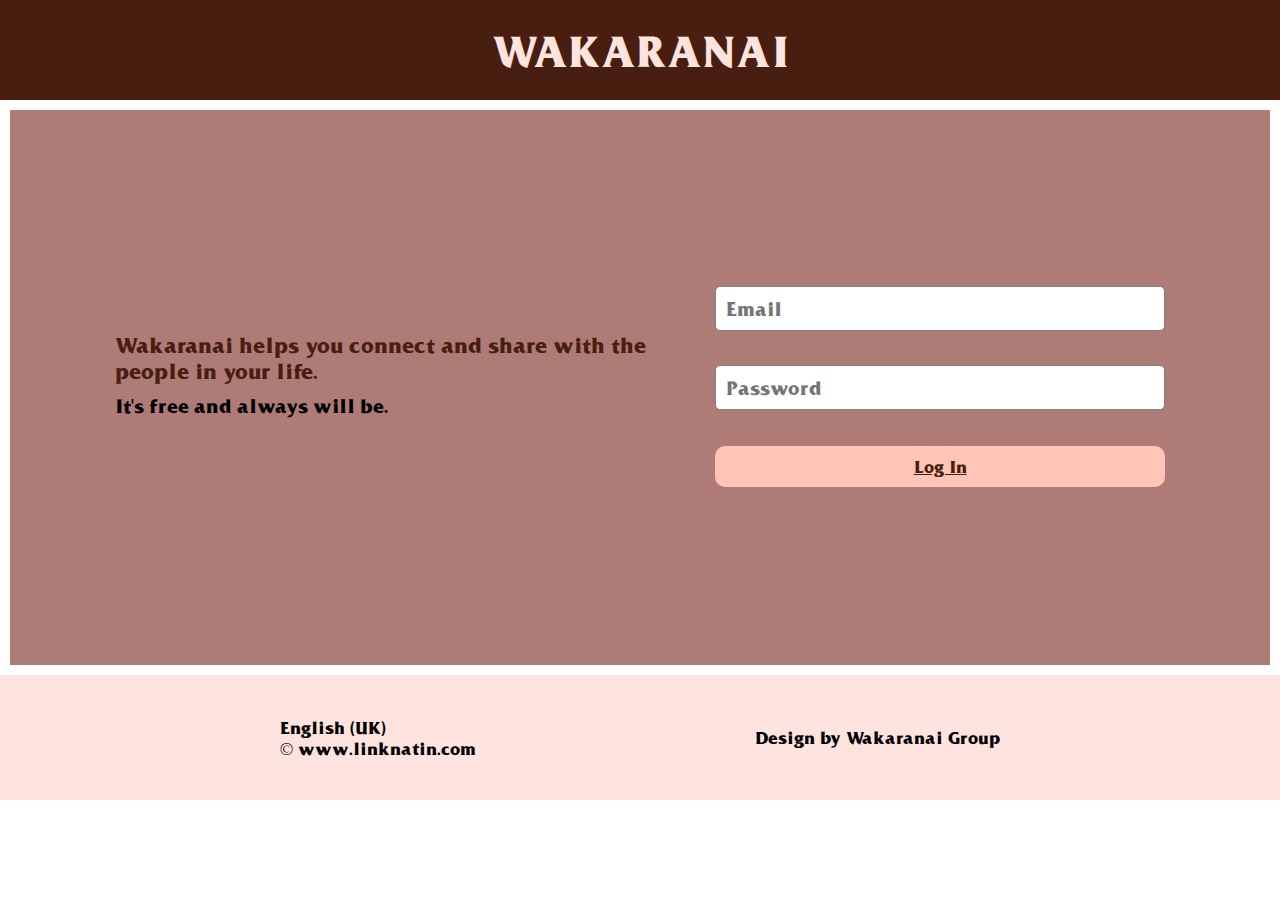
<file: index.html>
<!DOCTYPE html>
<html lang="en">
<head>
    <meta charset="UTF-8">
    <meta http-equiv="X-UA-Compatible" content="IE=edge">
    <meta name="viewport" content="width=device-width, initial-scale=1.0">
    <title>Wakaranai</title>
    <link rel="icon" href="/WakaranaiLogo/wakaranai.ico">
    <link type="text/css" rel="stylesheet" href="style.css" />
       
</head>
    <body>
        <div id="wrapper"> 

            <!-- HEADER -->

                <div class="header-base">
                        <div class="header">
                            <h1>WAKARANAI</h1>
                        </div>
                </div>  

            <!-- BODY TAG -->

            <div class="content">
                <div class="container">
                        <div class="headercont">
                            <div id="caption">Wakaranai helps you connect and share with the people in your life.</div>
                            <div id="capsub">It's free and always will be.</div>
                        </div> 
                        <div id="createacct" >
                            <input placeholder="Email" type="text" id="emailbox" /><br>                       
                            <input placeholder="Password" type="password" id="emailbox"  /><br>
                            <a href="/home.html" button class="loginbtn" >Log In</a>
                    <!-- <p id="sub">Create a Page for a celebrity, band or business.</p> -->
                        </div>
                </div>
            </div>

        <!-- Footer -->

        <div class="footer">
            <div class="footerbase">
                <div class="footer1">English (UK)<br>
                &copy; www.linknatin.com</div>
                <div class="footer2">Design by Wakaranai Group</div>
            </div>
        </div>     
        </div>
    </body>
</html>
</file>
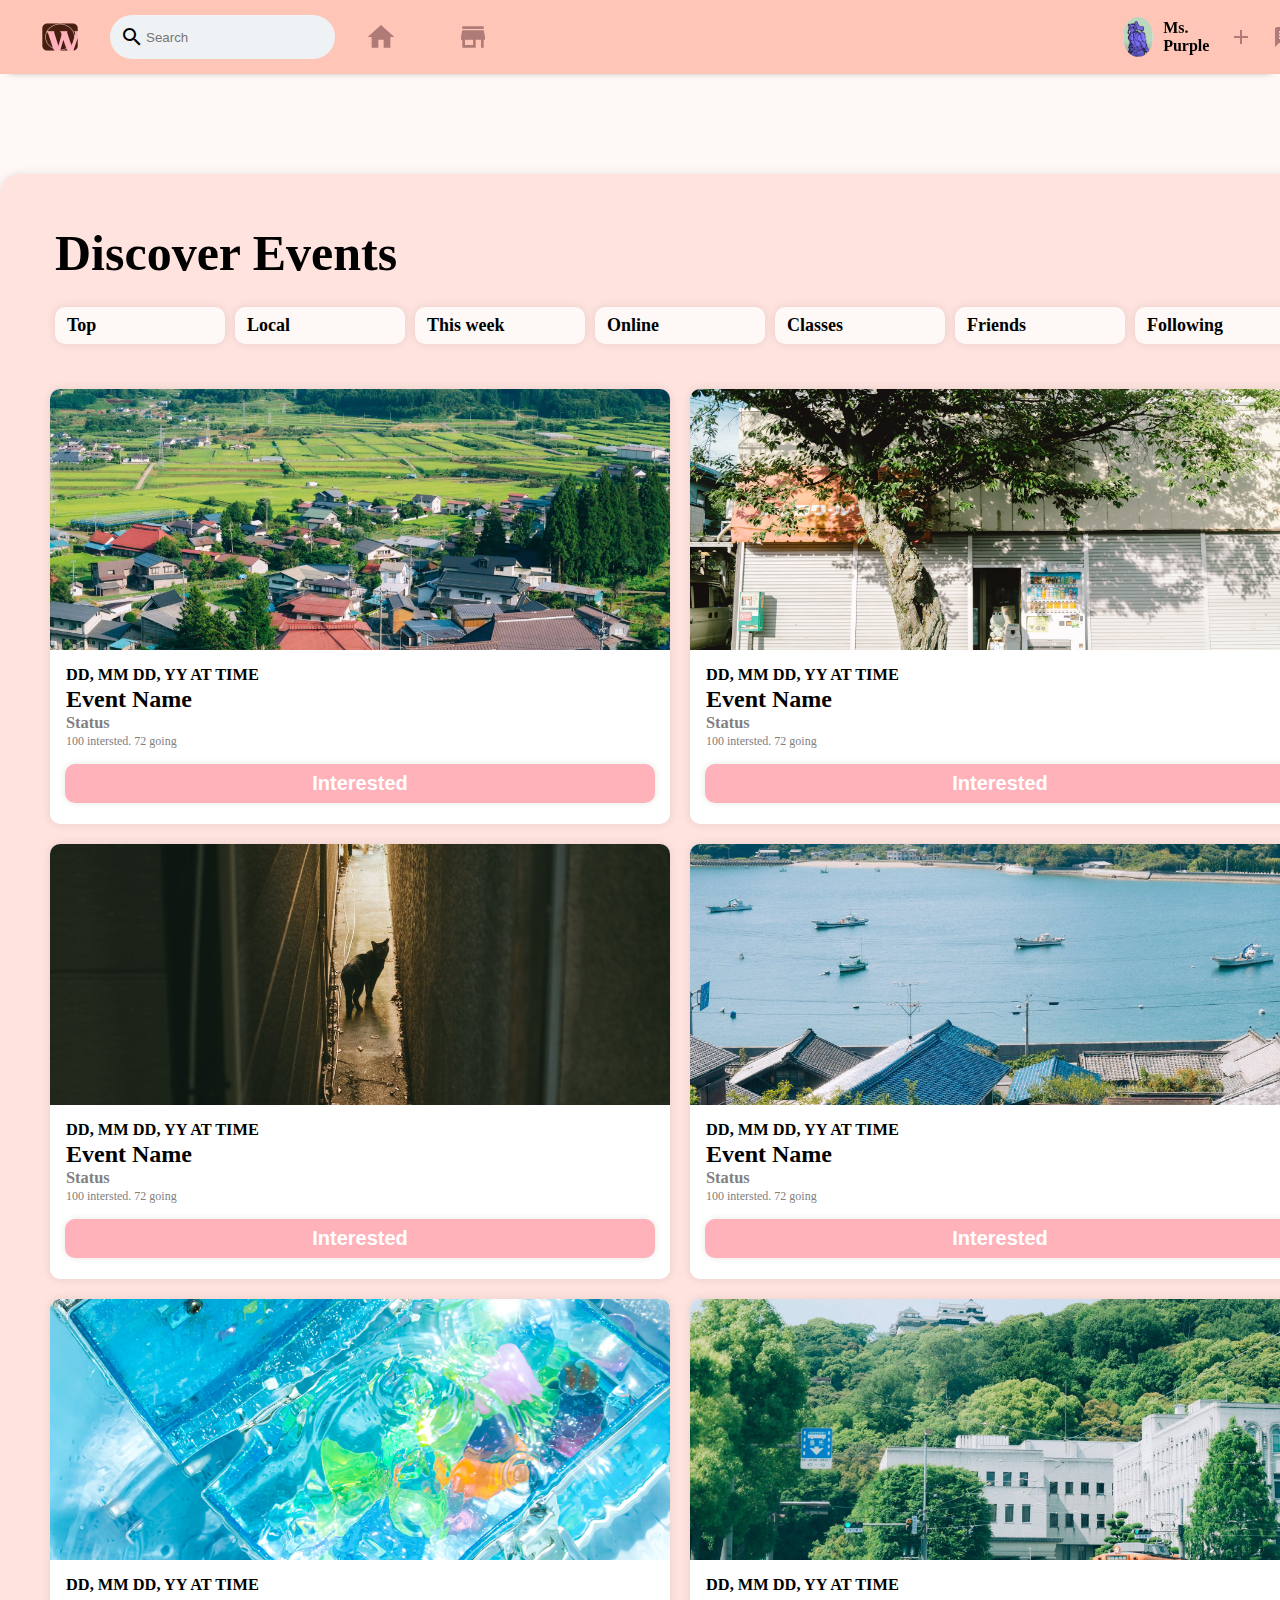
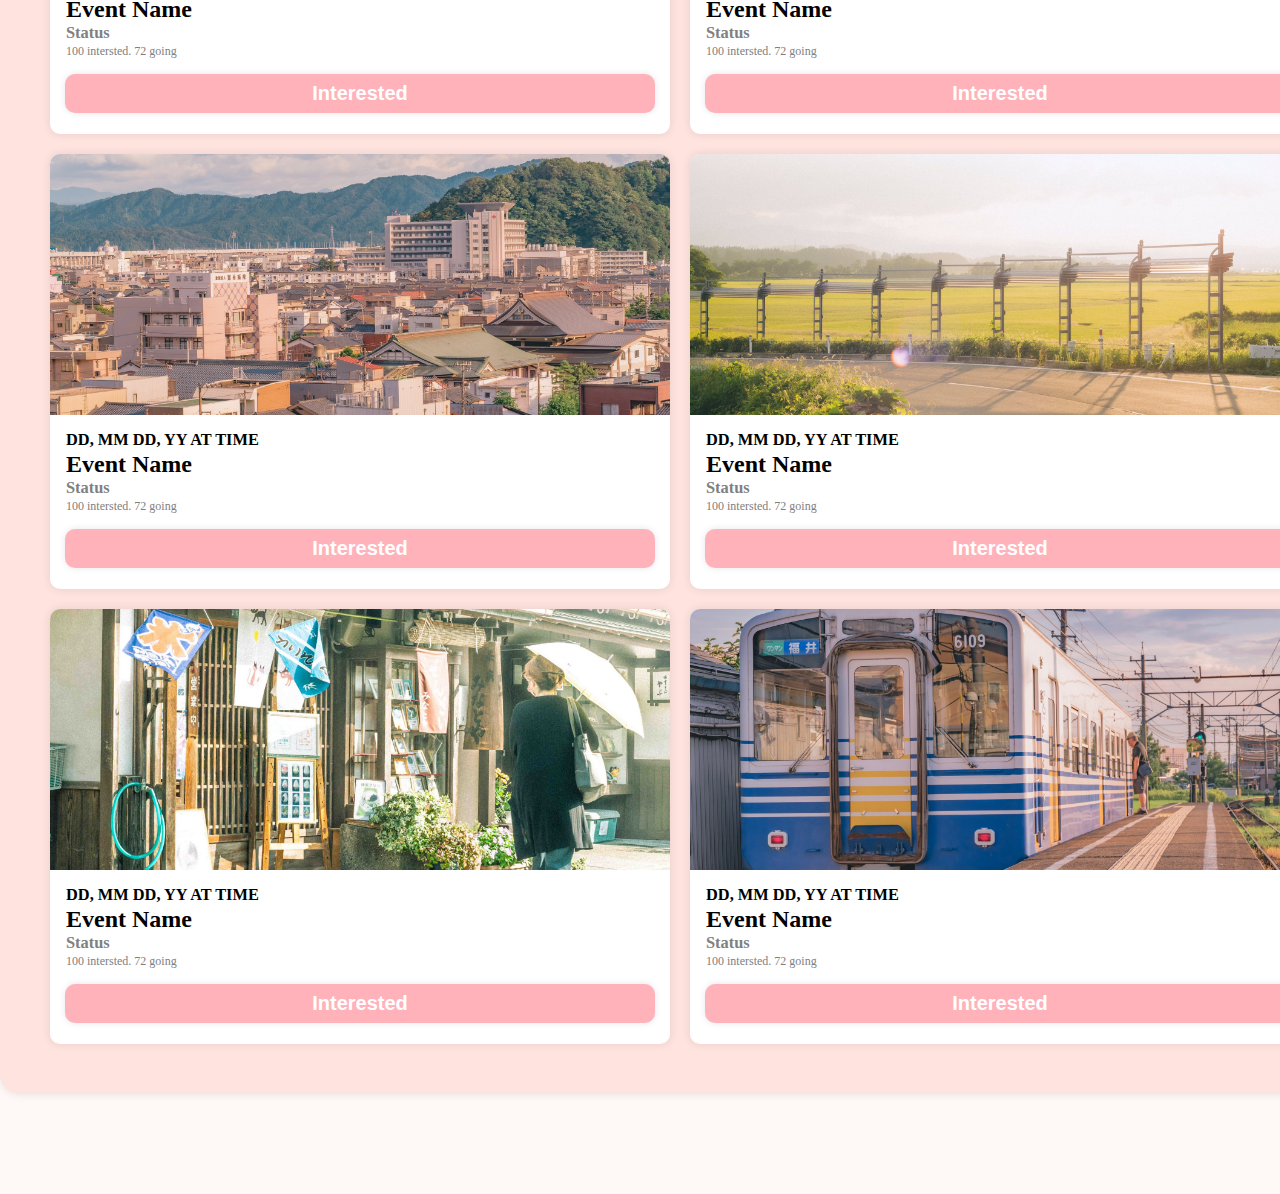
<file: events.html>
<!DOCTYPE html>
<html lang="en">

<head>
    <meta charset="UTF-8">
    <meta http-equiv="X-UA-Compatible" content="IE=edge">
    <meta name="viewport" content="width=device-width, initial-scale=1.0">
    <link href="https://fonts.googleapis.com/icon?family=Material+Icons" rel="stylesheet">
    <link rel="stylesheet" href="events.css">
    <title>Event Page</title>

</head>

<body>
    <div class="header">
        <div class="header-left">
            <a href="/home.html"><img src="/logo/w logo.png" alt=""></a>
            <div class="header-input">
                <span class="material-icons"> search </span>
                <input type="text" placeholder="Search" />
            </div>
        </div>

        <div class="header-middle">
            <a href="/home.html">
                <div class="header-option">
                    <span class="material-icons"> home </span>
                </div>
            </a>
            <div class="header-option">
                <span class="material-icons"> storefront </span>
            </div>
            <a href="/stories.html">
                <div class="header-option">
                    <span class="material-icons"> auto_stories </span>
                </div>
            </a>
        </div>

        <div class="header-right">
            <div class="header-info">
                <img class="avatar" src="/images/purp1.png" alt="">
                <h4>Ms. Purple</h4>
            </div>
            <span class="material-icons"> add </span>
            <span class="material-icons"> message </span>
            <span class="material-icons"> notifications </span>
            <span class="material-icons"> expand_more </span>
        </div>
    </div>
    <div class="event-container">
        <h1> Discover Events </h1>
        <div class="events-option">
        <a href="#" class="button"> <b>Top</b> </a>
        <a href="#" class="button"> <b>Local</b> </a>
        <a href="#" class="button"> <b>This week</b> </a>
        <a href="#" class="button"> <b>Online</b> </a>
        <a href="#" class="button"> <b>Classes</b> </a>
        <a href="#" class="button"> <b>Friends</b> </a>
        <a href="#" class="button"> <b>Following</b> </a>
    </div>
        <div class="image-container">
            <div class="box">
                <div class="box-img">
                    <img src="/img/one.jfif" alt=" ">
                </div>
                <div class="box-below">
                    <div class="time">
                        <h3>DD, MM DD, YY AT TIME</h2>
                    </div>
                    <div class="title">
                        <h2>Event Name </h4>
                    </div>
                    <div class="status">
                        <h3>Status</h3>
                    </div>
                    <div class="keme">100 intersted. 72 going</div>
                    <div class="interested"> <button><b>Interested</b></button>
                    </div>
                </div>
            </div>

            <div class="box">
                <div class="box-img">
                    <img src="/img/three.jfif" alt=" ">
                </div>
                <div class="box-below">
                    <div class="time">
                        <h3>DD, MM DD, YY AT TIME</h2>
                    </div>
                    <div class="title">
                        <h2>Event Name </h4>
                    </div>
                    <div class="status">
                        <h3>Status</h3>
                    </div>
                    <div class="keme">100 intersted. 72 going</div>
                    <div class="interested"> <button><b>Interested</b></button>
                    </div>
                </div>
            </div>

            <div class="box">
                <div class="box-img">
                    <img src="/img/two.jfif" alt=" ">
                </div>
                <div class="box-below">
                    <div class="time">
                        <h3>DD, MM DD, YY AT TIME</h2>
                    </div>
                    <div class="title">
                        <h2>Event Name </h4>
                    </div>
                    <div class="status">
                        <h3>Status</h3>
                    </div>
                    <div class="keme">100 intersted. 72 going</div>
                    <div class="interested"> <button><b>Interested</b></button>
                    </div>
                </div>
            </div>

            <div class="box">
                <div class="box-img">
                    <img src="/img/four.jfif" alt=" ">
                </div>
                <div class="box-below">
                    <div class="time">
                        <h3>DD, MM DD, YY AT TIME</h2>
                    </div>
                    <div class="title">
                        <h2>Event Name </h4>
                    </div>
                    <div class="status">
                        <h3>Status</h3>
                    </div>
                    <div class="keme">100 intersted. 72 going</div>
                    <div class="interested"> <button><b>Interested</b></button>
                    </div>
                </div>
            </div>

            <div class="box">
                <div class="box-img">
                    <img src="/img/five.jfif" alt=" ">
                </div>
                <div class="box-below">
                    <div class="time">
                        <h3>DD, MM DD, YY AT TIME</h2>
                    </div>
                    <div class="title">
                        <h2>Event Name </h4>
                    </div>
                    <div class="status">
                        <h3>Status</h3>
                    </div>
                    <div class="keme">100 intersted. 72 going</div>
                    <div class="interested"> <button><b>Interested</b></button>
                    </div>
                </div>
            </div>

            <div class="box">
                <div class="box-img">
                    <img src="/img/six.jfif" alt=" ">
                </div>
                <div class="box-below">
                    <div class="time">
                        <h3>DD, MM DD, YY AT TIME</h2>
                    </div>
                    <div class="title">
                        <h2>Event Name </h4>
                    </div>
                    <div class="status">
                        <h3>Status</h3>
                    </div>
                    <div class="keme">100 intersted. 72 going</div>
                    <div class="interested"> <button><b>Interested</b></button>
                    </div>
                </div>
            </div>

            <div class="box">
                <div class="box-img">
                    <img src="/img/gf.jfif" alt=" ">
                </div>
                <div class="box-below">
                    <div class="time">
                        <h3>DD, MM DD, YY AT TIME</h2>
                    </div>
                    <div class="title">
                        <h2>Event Name </h4>
                    </div>
                    <div class="status">
                        <h3>Status</h3>
                    </div>
                    <div class="keme">100 intersted. 72 going</div>
                    <div class="interested"> <button><b>Interested</b></button>
                    </div>
                </div>
            </div>

            <div class="box">
                <div class="box-img">
                    <img src="/img/asdasf.jfif" alt=" ">
                </div>
                <div class="box-below">
                    <div class="time">
                        <h3>DD, MM DD, YY AT TIME</h2>
                    </div>
                    <div class="title">
                        <h2>Event Name </h4>
                    </div>
                    <div class="status">
                        <h3>Status</h3>
                    </div>
                    <div class="keme">100 intersted. 72 going</div>
                    <div class="interested"> <button><b>Interested</b></button>
                    </div>
                </div>
            </div>

            <div class="box">
                <div class="box-img">
                    <img src="/img/sit.jfif" alt=" ">
                </div>
                <div class="box-below">
                    <div class="time">
                        <h3>DD, MM DD, YY AT TIME</h2>
                    </div>
                    <div class="title">
                        <h2>Event Name </h4>
                    </div>
                    <div class="status">
                        <h3>Status</h3>
                    </div>
                    <div class="keme">100 intersted. 72 going</div>
                    <div class="interested"> <button><b>Interested</b></button>
                    </div>
                </div>
            </div>

            <div class="box">
                <div class="box-img">
                    <img src="/img/jsdaka.jfif" alt=" ">
                </div>
                <div class="box-below">
                    <div class="time">
                        <h3>DD, MM DD, YY AT TIME</h2>
                    </div>
                    <div class="title">
                        <h2>Event Name </h4>
                    </div>
                    <div class="status">
                        <h3>Status</h3>
                    </div>
                    <div class="keme">100 intersted. 72 going</div>
                    <div class="interested"> <button><b>Interested</b></button>
                    </div>
                </div>
            </div>





        </div>



    </div>

</body>

</html>
</file>
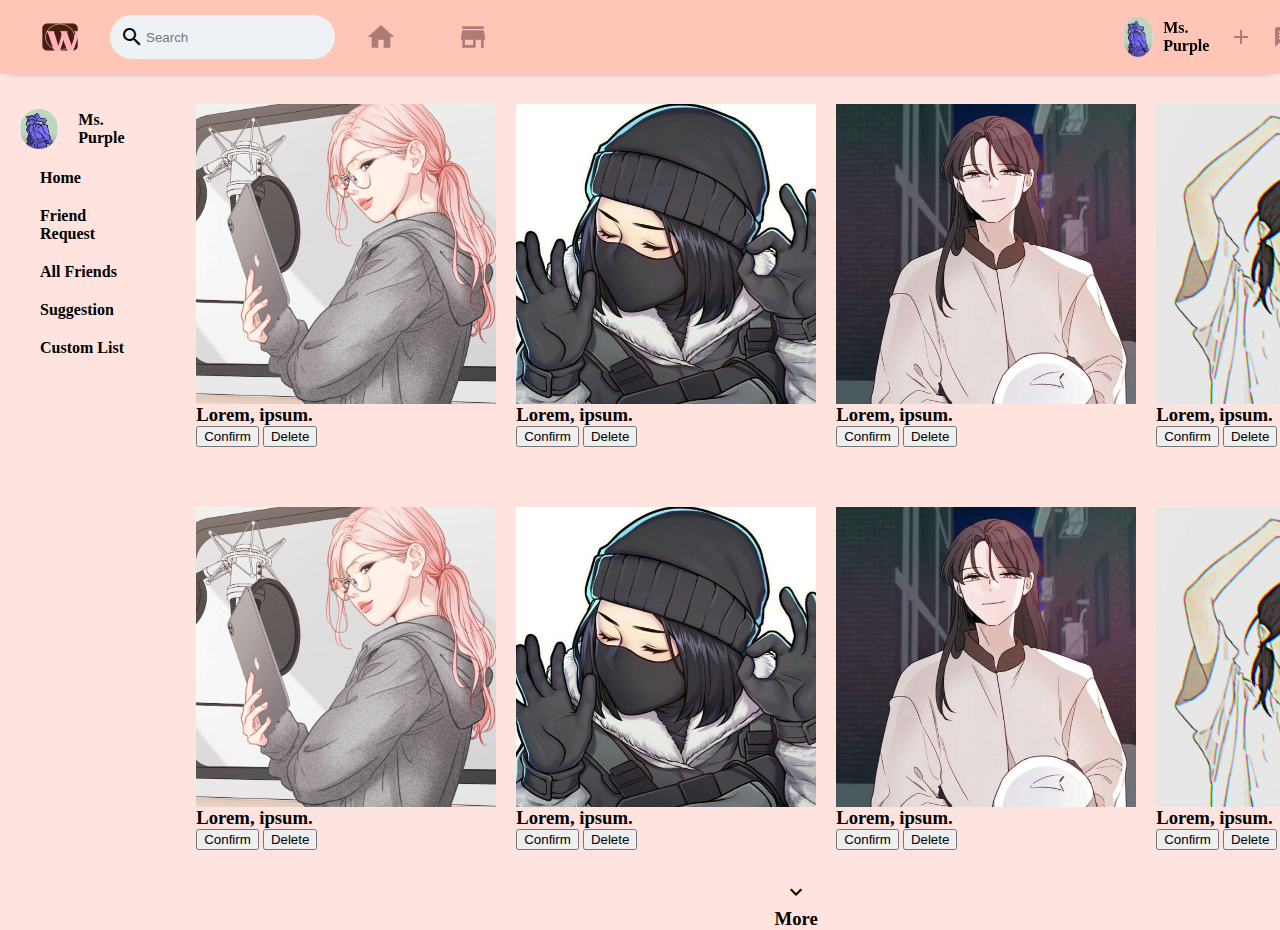
<file: friends.html>
<!DOCTYPE html>
<html lang="en">

<head>
    <meta charset="UTF-8">
    <meta http-equiv="X-UA-Compatible" content="IE=edge">
    <meta name="viewport" content="width=device-width, initial-scale=1.0">
    <link href="https://fonts.googleapis.com/icon?family=Material+Icons" rel="stylesheet">
    <link rel="stylesheet" href="friends.css" />
    <title>Friends</title>
</head>

<body>
    <div class="header">
        <div class="header-left">
            <a href="/home.html"><img src="/logo/w logo.png" alt=""></a>
            <div class="header-input">
                <span class="material-icons"> search </span>
                <input type="text" placeholder="Search" />
            </div>
        </div>

        <div class="header-middle">
            <a href="/home.html">
                <div class="header-option active">
                    <span class="material-icons"> home </span>
                </div>
            </a>
            <div class="header-option">
                <span class="material-icons"> storefront </span>
            </div>
            <a href="/jobs.html">
                <div class="header-option">
                    <span class="material-icons"> auto_stories </span>
                </div>
            </a>
        </div>

        <div class="header-right">
            <div class="header-info">
                <a href="/profile2.html"><img class="avatar" src="/images/purp1.png" alt="">
                <h4>Ms. Purple</h4></a>
            </div>
            <span class="material-icons"> add </span>
            <span class="material-icons"> message </span>
            <span class="material-icons"> notifications </span>
            <span class="material-icons"> expand_more </span>
        </div>
    </div>
    <div class="main-body">
        <div class="sidebar">
            <a href="/profile2.html">
            <div class="sidebar-row">
                <img class="avatar" src="/images/purp1.png" alt="">
                <h4>Ms. Purple</h4>
            </div>
        </a>
            <div class="makulet">
            <a href="/home.html" class="sidebar-row" >
                <h4>Home</h4></a>
            </div>
            <div class="sidebar-row">
                <h4>Friend Request</h4>
            </div>
            <div class="sidebar-row">
                <h4>All Friends</h4>
            </div>
            <div class="sidebar-row">
                <h4>Suggestion</h4>
            </div>
            <div class="sidebar-row">
                <h4>Custom List</h4>
            </div>
        </div>
        <div class="friends-container">
            <div class="friends">
                <div class="friend-list">
                    <div class="friends-img">
                        <img src="/images/Person (1).jfif" alt="">
                    </div>
                    <div class="friends-name">
                        <h3>Lorem, ipsum.</h3>
                    </div>
                    <div class="friends-options">
                        <input type="button" value="Confirm">
                        <input type="button" value="Delete">
                    </div>
                </div>
                <div class="friend-list">
                    <div class="friends-img">
                        <img src="/images/Person (1).jpg" alt="">
                    </div>
                    <div class="friends-name">
                        <h3>Lorem, ipsum.</h3>
                    </div>
                    <div class="friends-options">
                        <input type="button" value="Confirm">
                        <input type="button" value="Delete">
                    </div>
                </div>
                <div class="friend-list">
                    <div class="friends-img">
                        <img src="/images/Person (2).jpg" alt="">
                    </div>
                    <div class="friends-name">
                        <h3>Lorem, ipsum.</h3>
                    </div>
                    <div class="friends-options">
                        <input type="button" value="Confirm">
                        <input type="button" value="Delete">
                    </div>
                </div>
                <div class="friend-list">
                    <div class="friends-img">
                        <img src="/images/Person (3).jpg" alt="">
                    </div>
                    <div class="friends-name">
                        <h3>Lorem, ipsum.</h3>
                    </div>
                    <div class="friends-options">
                        <input type="button" value="Confirm">
                        <input type="button" value="Delete">
                    </div>
                </div>
            </div>
            <div class="friends">
                <div class="friend-list">
                    <div class="friends-img">
                        <img src="/images/Person (1).jfif" alt="">
                    </div>
                    <div class="friends-name">
                        <h3>Lorem, ipsum.</h3>
                    </div>
                    <div class="friends-options">
                        <input type="button" value="Confirm">
                        <input type="button" value="Delete">
                    </div>
                </div>
                <div class="friend-list">
                    <div class="friends-img">
                        <img src="/images/Person (1).jpg" alt="">
                    </div>
                    <div class="friends-name">
                        <h3>Lorem, ipsum.</h3>
                    </div>
                    <div class="friends-options">
                        <input type="button" value="Confirm">
                        <input type="button" value="Delete">
                    </div>
                </div>
                <div class="friend-list">
                    <div class="friends-img">
                        <img src="/images/Person (2).jpg" alt="">
                    </div>
                    <div class="friends-name">
                        <h3>Lorem, ipsum.</h3>
                    </div>
                    <div class="friends-options">
                        <input type="button" value="Confirm">
                        <input type="button" value="Delete">
                    </div>
                </div>
                <div class="friend-list">
                    <div class="friends-img">
                        <img src="/images/Person (3).jpg" alt="">
                    </div>
                    <div class="friends-name">
                        <h3>Lorem, ipsum.</h3>
                    </div>
                    <div class="friends-options">
                        <input type="button" value="Confirm">
                        <input type="button" value="Delete">
                    </div>
                </div>
            </div>
            <div class="friends-bottom">
                <span class="material-icons"> expand_more </span>
                <h3>More</h3>
            </div>
        </div>

    </div>
</body>

</html>
</file>
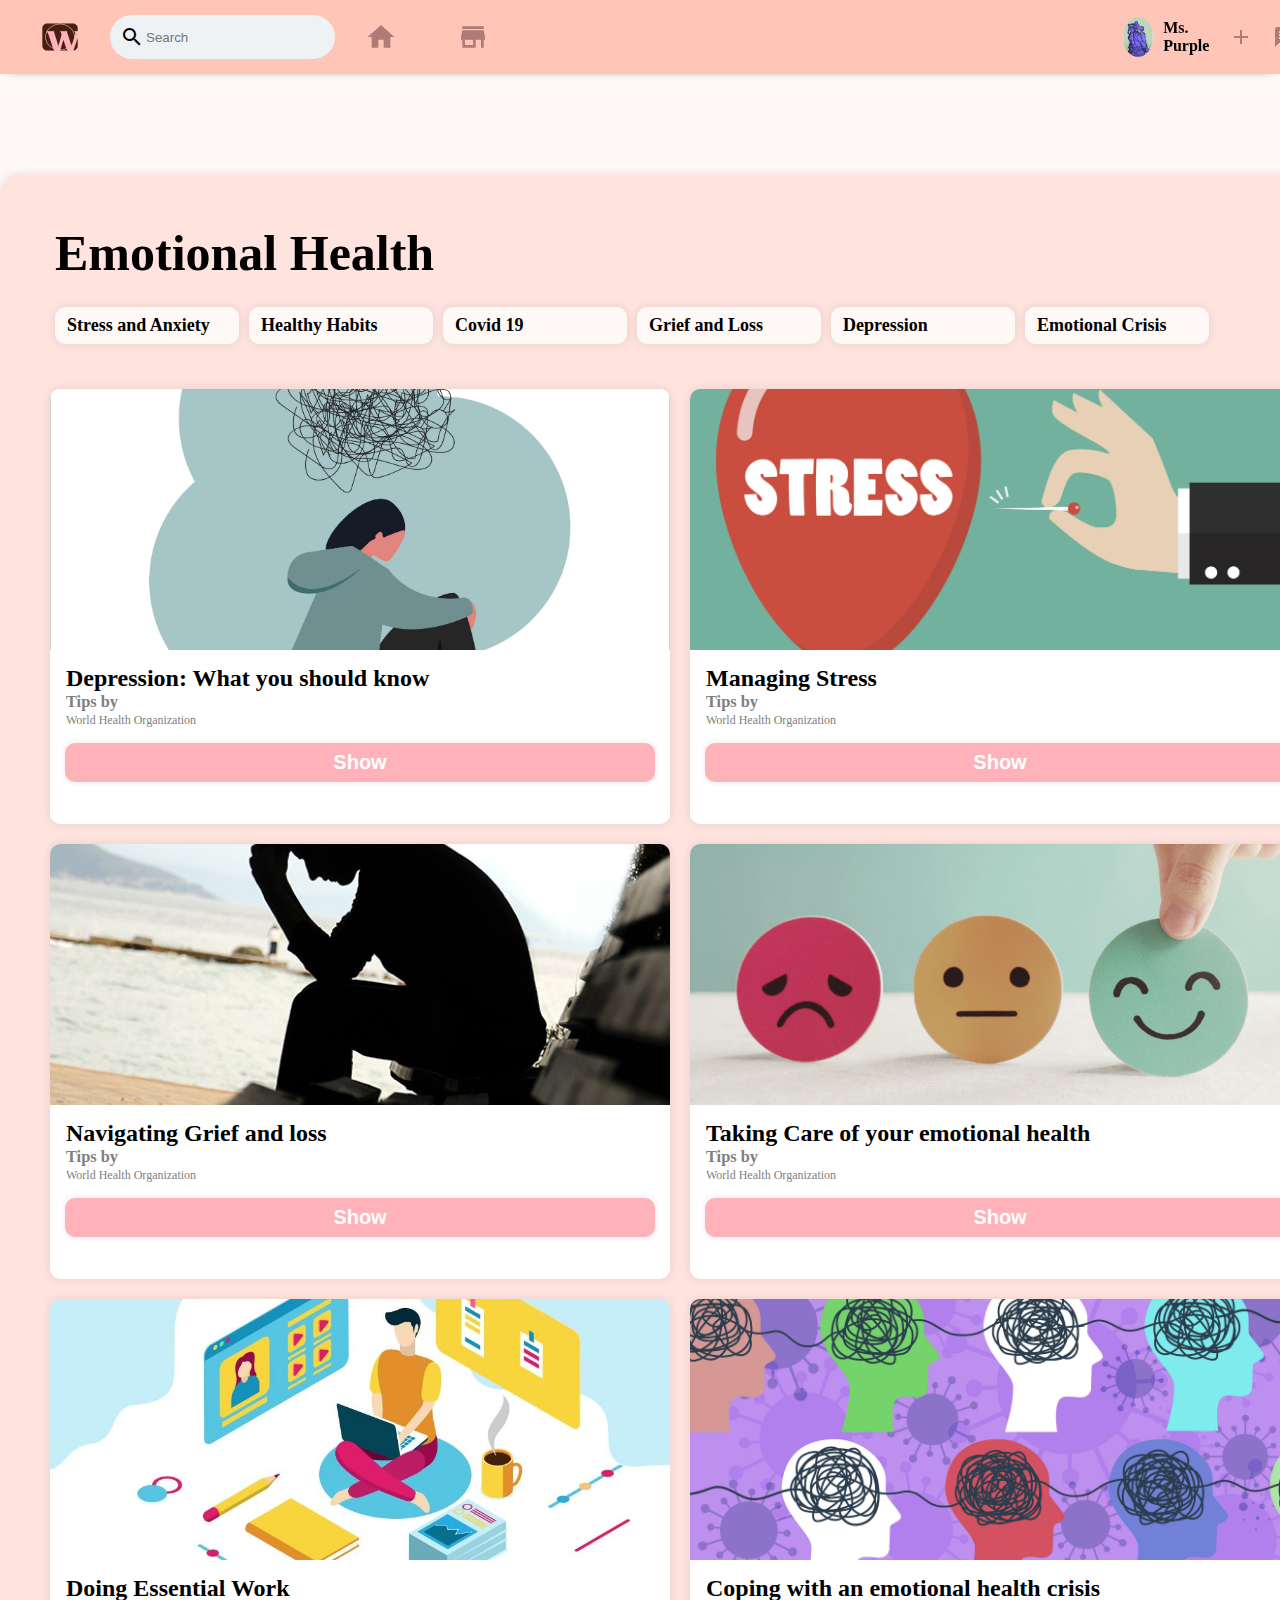
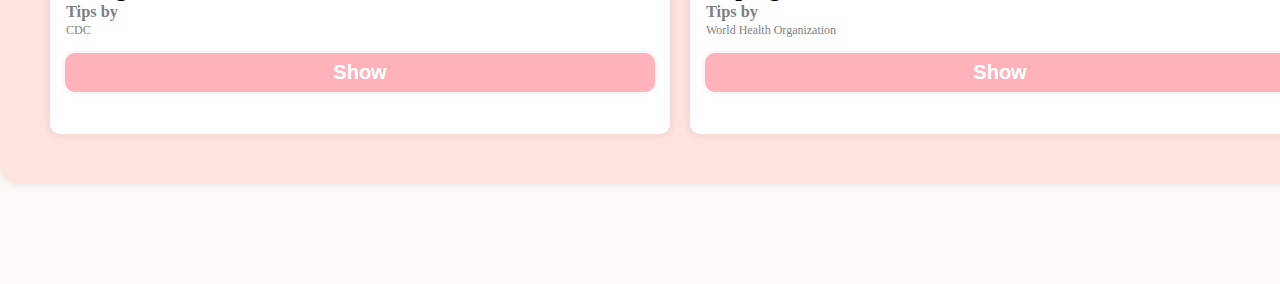
<file: health.html>
<!DOCTYPE html>
<html lang="en">

<head>
    <meta charset="UTF-8">
    <meta http-equiv="X-UA-Compatible" content="IE=edge">
    <meta name="viewport" content="width=device-width, initial-scale=1.0">
    <link href="https://fonts.googleapis.com/icon?family=Material+Icons" rel="stylesheet">
    <link rel="stylesheet" href="events.css">
    <title>Emotional Health</title>

</head>

<body>
    <div class="header">
        <div class="header-left">
            <a href="/home.html"><img src="/logo/w logo.png" alt=""></a>
            <div class="header-input">
                <span class="material-icons"> search </span>
                <input type="text" placeholder="Search" />
            </div>
        </div>

        <div class="header-middle">
            <a href="/home.html">
                <div class="header-option">
                    <span class="material-icons"> home </span>
                </div>
            </a>
            <div class="header-option">
                <span class="material-icons"> storefront </span>
            </div>
            <a href="/stories.html">
                <div class="header-option">
                    <span class="material-icons"> auto_stories </span>
                </div>
            </a>
        </div>

        <div class="header-right">
            <div class="header-info">
                <a href="/profile2.html"><img class="avatar" src="/images/purp1.png" alt="">
                <h4>Ms. Purple</h4></a>
            </div>
            <span class="material-icons"> add </span>
            <span class="material-icons"> message </span>
            <span class="material-icons"> notifications </span>
            <span class="material-icons"> expand_more </span>
        </div>
    </div>
    <div class="event-container">
        <h1> Emotional Health </h1>
        <div class="events-option">
        <a href="#" class="button"> <b>Stress and Anxiety</b> </a>
        <a href="#" class="button"> <b>Healthy Habits</b> </a>
        <a href="#" class="button"> <b>Covid 19</b> </a>
        <a href="#" class="button"> <b>Grief and Loss</b> </a>
        <a href="#" class="button"> <b>Depression</b> </a>
        <a href="#" class="button"> <b>Emotional Crisis</b> </a>
    </div>
        <div class="image-container">
            <div class="box">
                <div class="box-img">
                    <img src="/images/depression.jpg" alt=" ">
                </div>
                <div class="box-below">
                    <div class="time">
                        <!-- <h3>DD, MM DD, YY AT TIME</h2> -->
                    </div>
                    <div class="title">
                        <h2>Depression: What you should know </h4>
                    </div>
                    <div class="status">
                        <h3>Tips by</h3>
                    </div>
                    <div class="keme">World Health Organization</div>
                    <div class="interested"> <button><b>Show</b></button>
                    </div>
                </div>
            </div>

            <div class="box">
                <div class="box-img">
                    <img src="/images/avoid-stress-scaled.jpg" alt=" ">
                </div>
                <div class="box-below">
                    <div class="time">
                        <!-- <h3>DD, MM DD, YY AT TIME</h2> -->
                    </div>
                    <div class="title">
                        <h2>Managing Stress </h4>
                    </div>
                    <div class="status">
                        <h3>Tips by</h3>
                    </div>
                    <div class="keme">World Health Organization</div>
                    <div class="interested"> <button><b>Show</b></button>
                    </div>
                </div>
            </div>

            <div class="box">
                <div class="box-img">
                    <img src="/images/lossandgrief.jpg" alt=" ">
                </div>
                <div class="box-below">
                    <div class="time">
                        <!-- <h3>DD, MM DD, YY AT TIME</h2> -->
                    </div>
                    <div class="title">
                        <h2>Navigating Grief and loss</h4>
                    </div>
                    <div class="status">
                        <h3>Tips by</h3>
                    </div>
                    <div class="keme">World Health Organization</div>
                    <div class="interested"> <button><b>Show</b></button>
                    </div>
                </div>
            </div>

            <div class="box">
                <div class="box-img">
                    <img src="/images/emo.png" alt=" ">
                </div>
                <div class="box-below">
                    <div class="time">
                        <!-- <h3>DD, MM DD, YY AT TIME</h2> -->
                    </div>
                    <div class="title">
                        <h2>Taking Care of your emotional health</h4>
                    </div>
                    <div class="status">
                        <h3>Tips by</h3>
                    </div>
                    <div class="keme">World Health Organization</div>
                    <div class="interested"> <button><b>Show</b></button>
                    </div>
                </div>
            </div>

            <div class="box">
                <div class="box-img">
                    <img src="/images/work.jpg" alt=" ">
                </div>
                <div class="box-below">
                    <div class="time">
                        <!-- <h3>DD, MM DD, YY AT TIME</h2> -->
                    </div>
                    <div class="title">
                        <h2>Doing Essential Work</h4>
                    </div>
                    <div class="status">
                        <h3>Tips by</h3>
                    </div>
                    <div class="keme">CDC</div>
                    <div class="interested"> <button><b>Show</b></button>
                    </div>
                </div>
            </div>

            <div class="box">
                <div class="box-img">
                    <img src="/images/mental-health_covid5-01-01.png" alt=" ">
                </div>
                <div class="box-below">
                    <div class="time">
                        <!-- <h3>DD, MM DD, YY AT TIME</h2> -->
                    </div>
                    <div class="title">
                        <h2>Coping with an emotional health crisis</h4>
                    </div>
                    <div class="status">
                        <h3>Tips by</h3>
                    </div>
                    <div class="keme">World Health Organization</div>
                    <div class="interested"> <button><b>Show</b></button>
                    </div>
                </div>
            </div>

        </div>



    </div>

</body>

</html>
</file>
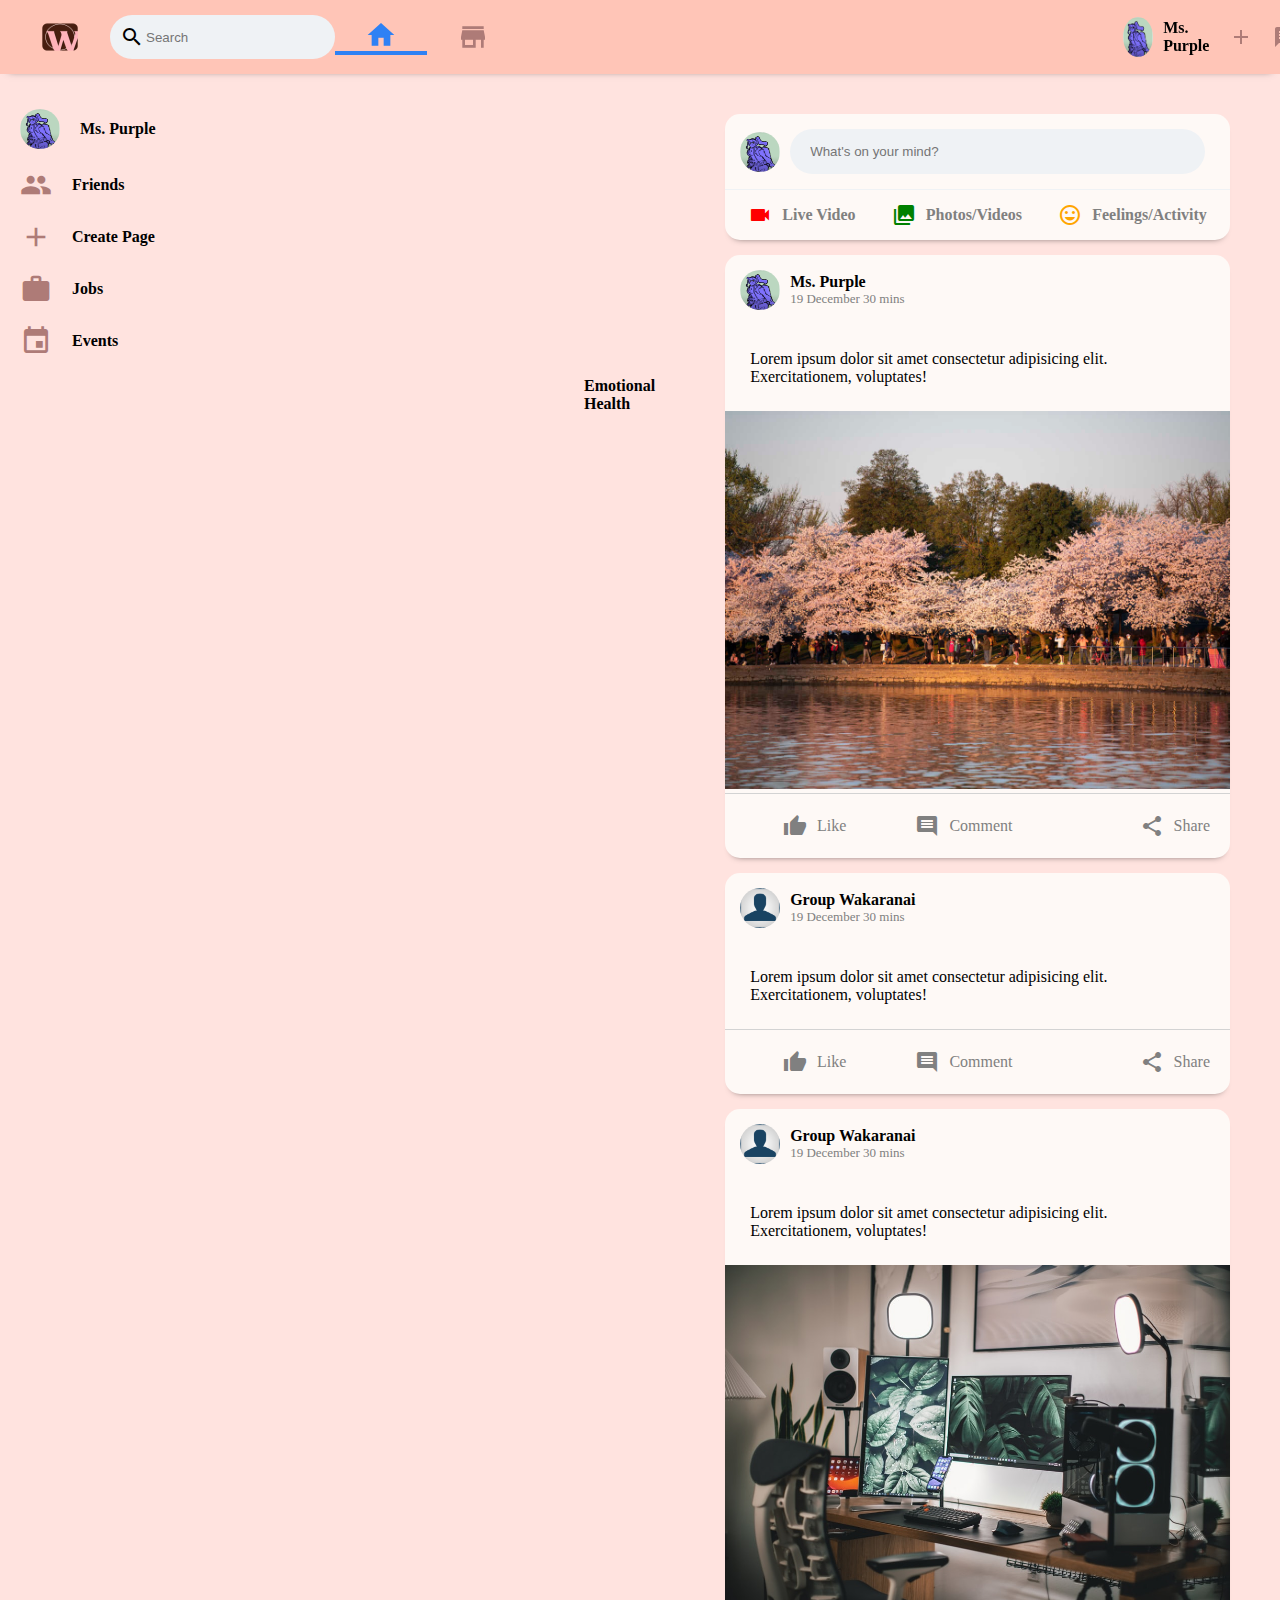
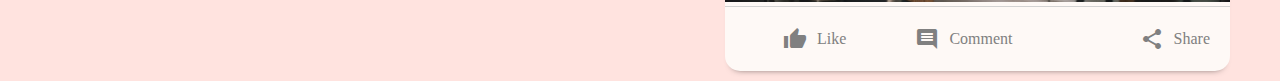
<file: home.html>
<!DOCTYPE html>
<html lang="en">

<head>
    <meta charset="UTF-8">
    <meta http-equiv="X-UA-Compatible" content="IE=edge">
    <meta name="viewport" content="width=device-width, initial-scale=1.0">
    <link href="https://fonts.googleapis.com/icon?family=Material+Icons" rel="stylesheet">
    <link rel="stylesheet" href="home.css" />
    <title>Wakaranai</title>
</head>

<body>
    <!-- navigation -->
    <div class="header">
        <div class="header-left">
            <a href="/home.html"><img src="/logo/w logo.png" alt=""></a>
            <div class="header-input">
                <span class="material-icons"> search </span>
                <input type="text" placeholder="Search" />
            </div>
        </div>

        <div class="header-middle">
            <a href="/home.html">
                <div class="header-option active">
                    <span class="material-icons"> home </span>
                </div>
            </a>
            <div class="header-option">
                <span class="material-icons"> storefront </span>
            </div>
            <a href="/stories.html">
                <div class="header-option">
                    <span class="material-icons"> auto_stories </span>
                </div>
            </a>
        </div>

        <div class="header-right">
            <div class="header-info">
                <a href="/profile2.html"> <img class="avatar" src="/images/purp1.png" alt="">
                <h4>Ms. Purple</h4></a>
            </div>
            <span class="material-icons"> add </span>
            <span class="material-icons"> message </span>
            <span class="material-icons"> notifications </span>
            <span class ="material-icons"> expand_more </span>
        </div>
    </div>
    <!-- navigation -->

    <div class="main-body">
        <!-- sidebar -->
        <div class="sidebar">
            <a href="/profile2.html">
                <div class="sidebar-row">
                    <img class="avatar" src="/images/purp1.png" alt="">
                    <h4>Ms. Purple</h4>
                </div>
            </a>
            <a href="/friends.html">
                <div class="sidebar-row">

                    <span class="material-icons"> people </span>
                    <h4>Friends</h4>
                </div>
            </a>
            <a href="/Createpage.html">
            <div class="sidebar-row">
                <span class="material-icons"> add </span>
                <h4>Create Page</h4>
            </div>
        </a>
            <a href="/jobs.html">
                <div class="sidebar-row">
                    <span class="material-icons"> work </span>
                    <h4>Jobs</h4>
                </div>
            </a>
            <a href="/events.html">
                <div class="sidebar-row">
                    <span class="material-icons"> event </span>
                    <h4>Events</h4>
                </div>
            </a>
            <a href="/health.html">
                <div class="sidebar-row">
                    <span class="material-icons"> health_and_safety </span>
                    <h4>Emotional Health</h4>
                </div>
            </a>
        </div>
        <!-- sidebar -->

        <div class="feed">
            <div class="status">
                <div class="status-top">
                    <img class="avatar" src="/images/purp1.png" alt="">
                    <form>
                        <input type="text" class="status-input" placeholder="What's on your mind?">
                    </form>
                </div>
                <div class="status-bottom">
                    <div class="status-option">
                        <span style="color: red;" class="material-icons"> videocam </span>
                        <h3>Live Video</h3>
                    </div>
                    <div class="status-option">
                        <span style="color: green;" class="material-icons"> photo_library </span>
                        <h3>Photos/Videos</h3>
                    </div>
                    <div class="status-option">
                        <span style="color: orange;" class="material-icons"> insert_emoticon </span>
                        <h3>Feelings/Activity</h3>
                    </div>
                </div>
            </div>
            <div class="post">
                <div class="post-top">
                    <img class="avatar post-avatar" src="/images/purp1.png" alt="">
                    <div class="post-top-info">
                        <h3>Ms. Purple</h3>
                        <p>19 December 30 mins</p>
                    </div>
                </div>
                <div class="post-bottom">
                    <p>Lorem ipsum dolor sit amet consectetur adipisicing elit. Exercitationem, voluptates!</p>
                </div>
                <div class="post-img">
                    <img src="/images/cherryblossom.jpg" alt="">
                </div>
                <div class="post-options">
                    <div class="post-option">
                        <span class="material-icons"> thumb_up </span>
                        <p>Like</p>
                    </div>
                    <div class="post-option">
                        <span class="material-icons"> comment </span>
                        <p>Comment</p>
                    </div>
                    <div class="post-option">
                        <span class="material-icons"> ios_share </span>
                        <p>Share</p>
                    </div>
                </div>
            </div>
            <div class="post">
                <div class="post-top">
                    <img class="avatar post-avatar" src="/images/icon-of-a-person-1.jpg" alt="">
                    <div class="post-top-info">
                        <h3>Group Wakaranai</h3>
                        <p>19 December 30 mins</p>
                    </div>
                </div>
                <div class="post-bottom">
                    <p>Lorem ipsum dolor sit amet consectetur adipisicing elit. Exercitationem, voluptates!</p>
                </div>
                <div class="post-options">
                    <div class="post-option">
                        <span class="material-icons"> thumb_up </span>
                        <p>Like</p>
                    </div>
                    <div class="post-option">
                        <span class="material-icons"> comment </span>
                        <p>Comment</p>
                    </div>
                    <div class="post-option">
                        <span class="material-icons"> ios_share </span>
                        <p>Share</p>
                    </div>
                </div>
            </div>
            <div class="post">
                <div class="post-top">
                    <img class="avatar post-avatar" src="/images/icon-of-a-person-1.jpg" alt="">
                    <div class="post-top-info">
                        <h3>Group Wakaranai</h3>
                        <p>19 December 30 mins</p>
                    </div>
                </div>
                <div class="post-bottom">
                    <p>Lorem ipsum dolor sit amet consectetur adipisicing elit. Exercitationem, voluptates!</p>
                </div>
                <div class="post-img">
                    <img src="/images/computer.jfif" alt="">
                </div>
                <div class="post-options">
                    <div class="post-option">
                        <span class="material-icons"> thumb_up </span>
                        <p>Like</p>
                    </div>
                    <div class="post-option">
                        <span class="material-icons"> comment </span>
                        <p>Comment</p>
                    </div>
                    <div class="post-option">
                        <span class="material-icons"> ios_share </span>
                        <p>Share</p>
                    </div>
                </div>
            </div>
        </div>

    </div>

</body>

</html>
</file>
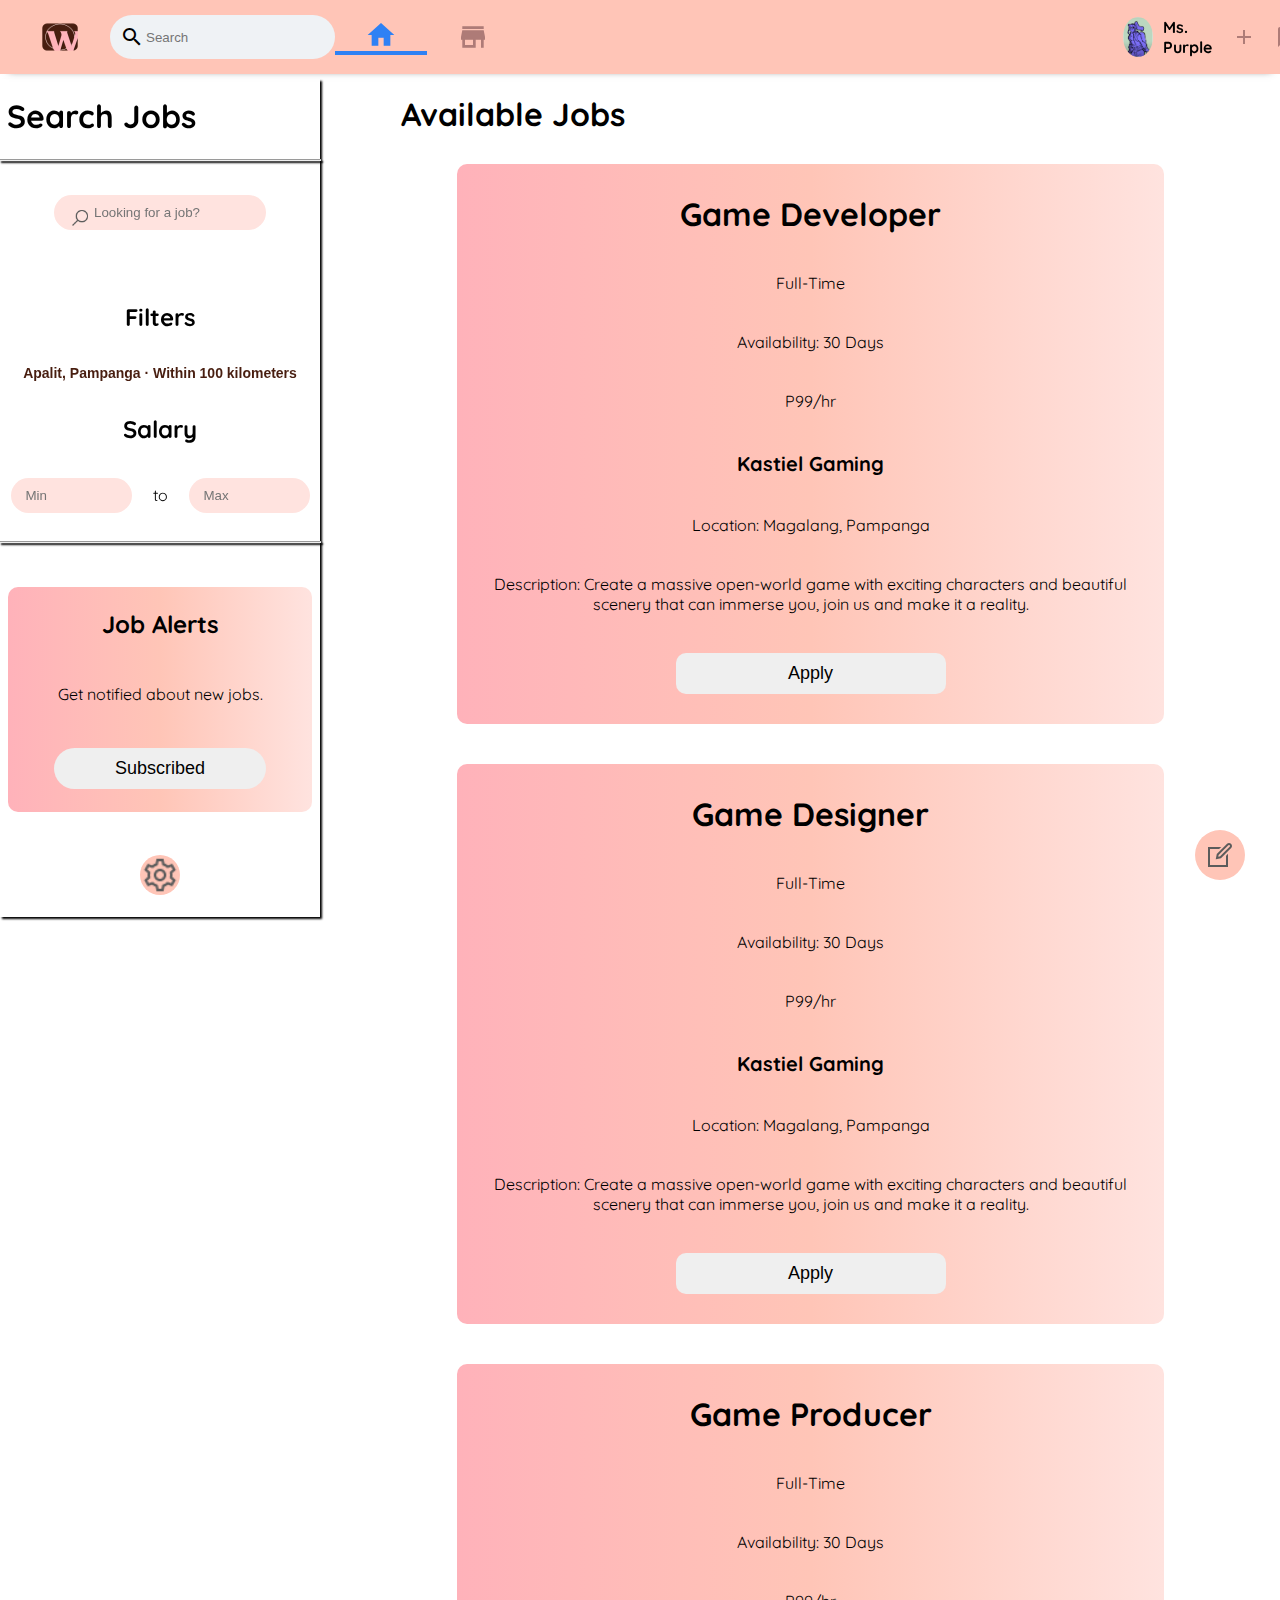
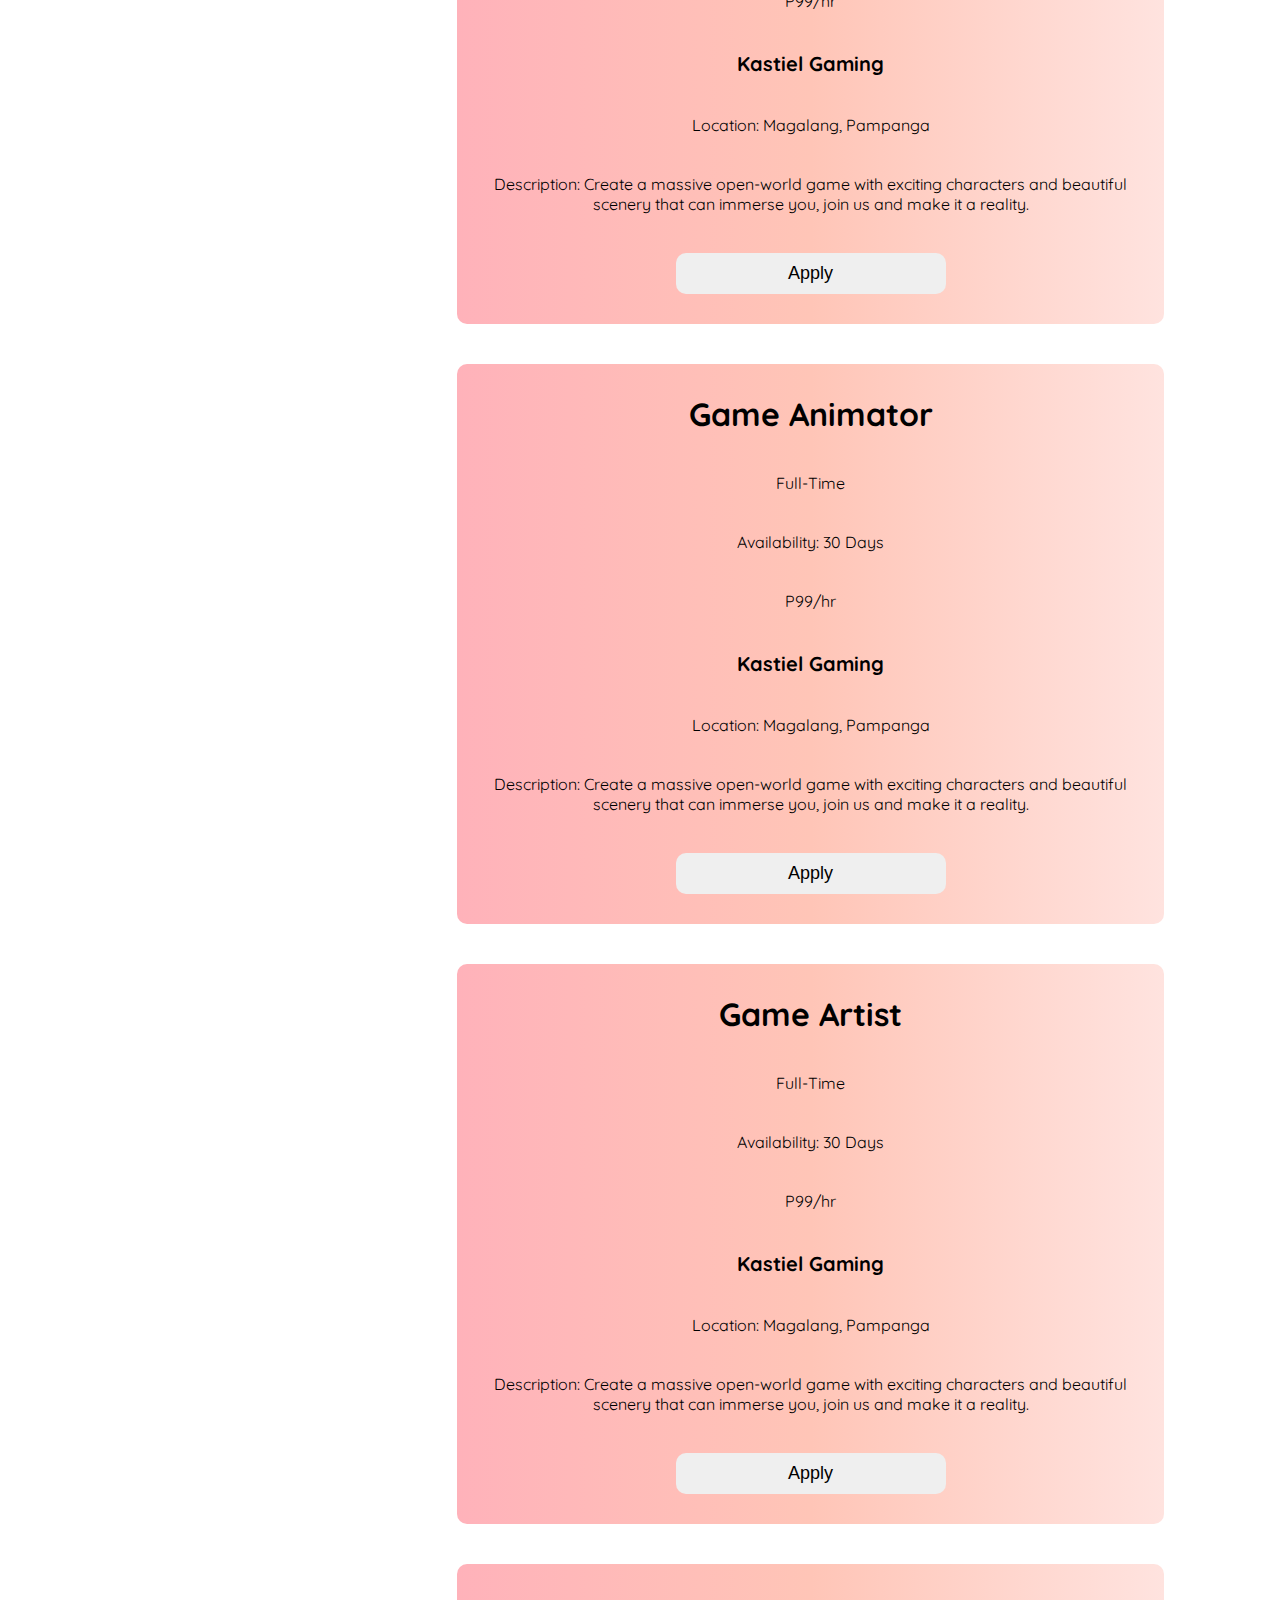
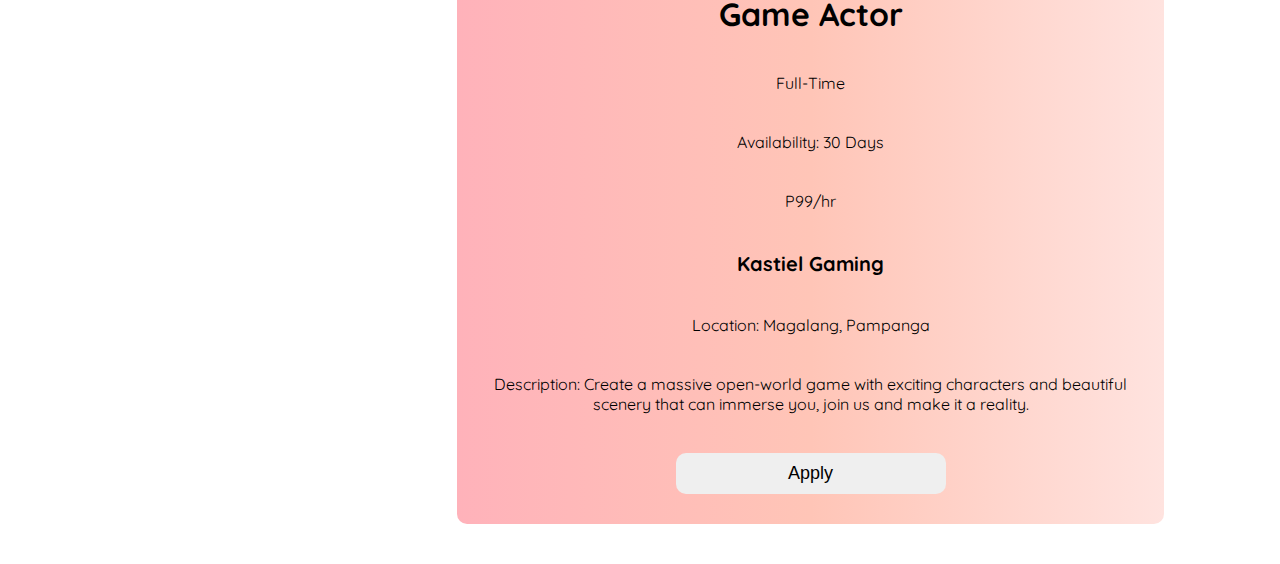
<file: jobs.html>
<!DOCTYPE html>
<html lang="en">
<head>
    <meta charset="UTF-8">
    <meta http-equiv="X-UA-Compatible" content="IE=edge">
    <meta name="viewport" content="width=device-width, initial-scale=1.0">
    <title>Jobs | Wakaranai</title>
    <link rel="stylesheet" href="jobs.css">
    <link rel="preconnect" href="https://fonts.googleapis.com">
    <link rel="preconnect" href="https://fonts.gstatic.com" crossorigin>
    <link href="https://fonts.googleapis.com/css2?family=Chakra+Petch:wght@500&family=Quicksand:wght@400;500&display=swap" rel="stylesheet">
    <link href="https://fonts.googleapis.com/icon?family=Material+Icons" rel="stylesheet">
</head>
<body>

        <div class="header">
            <div class="header-left">
                <a href="/home.html"><img src="/logo/w logo.png" alt=""></a>
                <div class="header-input">
                    <span class="material-icons"> search </span>
                    <input type="text" placeholder="Search" />
                </div>
            </div>
    
            <div class="header-middle">
                <a href="/home.html">
                <div class="header-option active">
                    <span class="material-icons"> home </span>
                </div>
            </a>
                <div class="header-option">
                    <span class="material-icons"> storefront </span>
                </div>
                <a href="/stories.html">
                <div class="header-option">
                    <span class="material-icons"> auto_stories </span>
                </div>
            </a>
            </div>
    
            <div class="header-right">
                <div class="header-info">
                    <img class="avatar" src="/images/purp1.png" alt="">
                    <h4>Ms. Purple</h4>
                </div>
                <span class="material-icons"> add </span>
                <span class="material-icons"> message </span>
                <span class="material-icons"> notifications </span>
                <span class="material-icons"> expand_more </span>
            </div>
        </div>

        <div class="main-content">

          <div class="side-content">
            <h1>Search Jobs</h1>
            <hr>  
            <div class="searchbox1"><input type="text" placeholder="Looking for a job?">
            </div>
            <img src="/icons/search.ico">
            <h3>Filters</h3>
            <a href=""><button class="place">Apalit, Pampanga · Within 100 kilometers</button></a>
            <h3>Salary</h3>
            <div class="min-max-parent">
            <input class="min-max "type="text" placeholder="Min">
            <p>to</p>
            <input class="min-max" type="text" placeholder="Max">
            </div>
            <hr>  
            <div class="subscribe-part">
                <h2>Job Alerts</h2>
                <p>Get notified about new jobs.</p>
                <button>Subscribed</button>
            </div>
            <a href="" class="settings"><img src="/icons/settings.ico" alt="settings"></a>
          </div>
          
          <div class="right-content">
            <div class="heading"><h1>Available Jobs</h1>
            </div>
            

            <div class="jobs">
                <div class="available-jobs">
                    <h1>Game Developer</h1>
                    <p>Full-Time</p>
                    <p>Availability: 30 Days</p>
                    <p>P99/hr</p>
                    <h6>Kastiel Gaming</h6>
                    <p>Location: Magalang, Pampanga</p>
                    <p>Description: Create a massive open-world game with exciting characters and beautiful scenery
                        that can immerse you, join us and make it a reality.
                    </p>
                    <div class="apply">
                        <button>Apply</button>
                    </div>            
                </div>  
                    
                <div class="available-jobs">
                        <h1>Game Designer</h1>
                        <p>Full-Time</p>
                        <p>Availability: 30 Days</p>
                        <p>P99/hr</p>
                        <h6>Kastiel Gaming</h6>
                        <p>Location: Magalang, Pampanga</p>
                        <p>Description: Create a massive open-world game with exciting characters and beautiful scenery
                            that can immerse you, join us and make it a reality.
                        </p>
                        <div class="apply">
                            <button>Apply</button>
                        </div>     
                    </div>  
                        
                    <div class="available-jobs">
                            <h1>Game Producer</h1>
                            <p>Full-Time</p>
                            <p>Availability: 30 Days</p>
                            <p>P99/hr</p>
                            <h6>Kastiel Gaming</h6>
                            <p>Location: Magalang, Pampanga</p>
                            <p>Description: Create a massive open-world game with exciting characters and beautiful scenery
                                that can immerse you, join us and make it a reality.
                            </p>
                            <div class="apply">
                                <button>Apply</button>
                            </div>                    
                        </div>

                        <div class="available-jobs">
                            <h1>Game Animator</h1>
                            <p>Full-Time</p>
                            <p>Availability: 30 Days</p>
                            <p>P99/hr</p>
                            <h6>Kastiel Gaming</h6>
                            <p>Location: Magalang, Pampanga</p>
                            <p>Description: Create a massive open-world game with exciting characters and beautiful scenery
                                that can immerse you, join us and make it a reality.
                            </p>
                            <div class="apply">
                                <button>Apply</button>
                            </div>                    
                        </div>

                        <div class="available-jobs">
                            <h1>Game Artist</h1>
                            <p>Full-Time</p>
                            <p>Availability: 30 Days</p>
                            <p>P99/hr</p>
                            <h6>Kastiel Gaming</h6>
                            <p>Location: Magalang, Pampanga</p>
                            <p>Description: Create a massive open-world game with exciting characters and beautiful scenery
                                that can immerse you, join us and make it a reality.
                            </p>
                            <div class="apply">
                                <button>Apply</button>
                            </div>                    
                        </div>

                        <div class="available-jobs">
                            <h1>Game Actor</h1>
                            <p>Full-Time</p>
                            <p>Availability: 30 Days</p>
                            <p>P99/hr</p>
                            <h6>Kastiel Gaming</h6>
                            <p>Location: Magalang, Pampanga</p>
                            <p>Description: Create a massive open-world game with exciting characters and beautiful scenery
                                that can immerse you, join us and make it a reality.
                            </p>
                            <div class="apply">
                                <button>Apply</button>
                            </div>                    
                        </div>

                        <div class="create">
                            <a href=""><img src="/icons/create 1.ico" alt="create logo"></a>
                        </div>                          
                </div>  
             </div>
          </div>
</body>
</html>
</file>
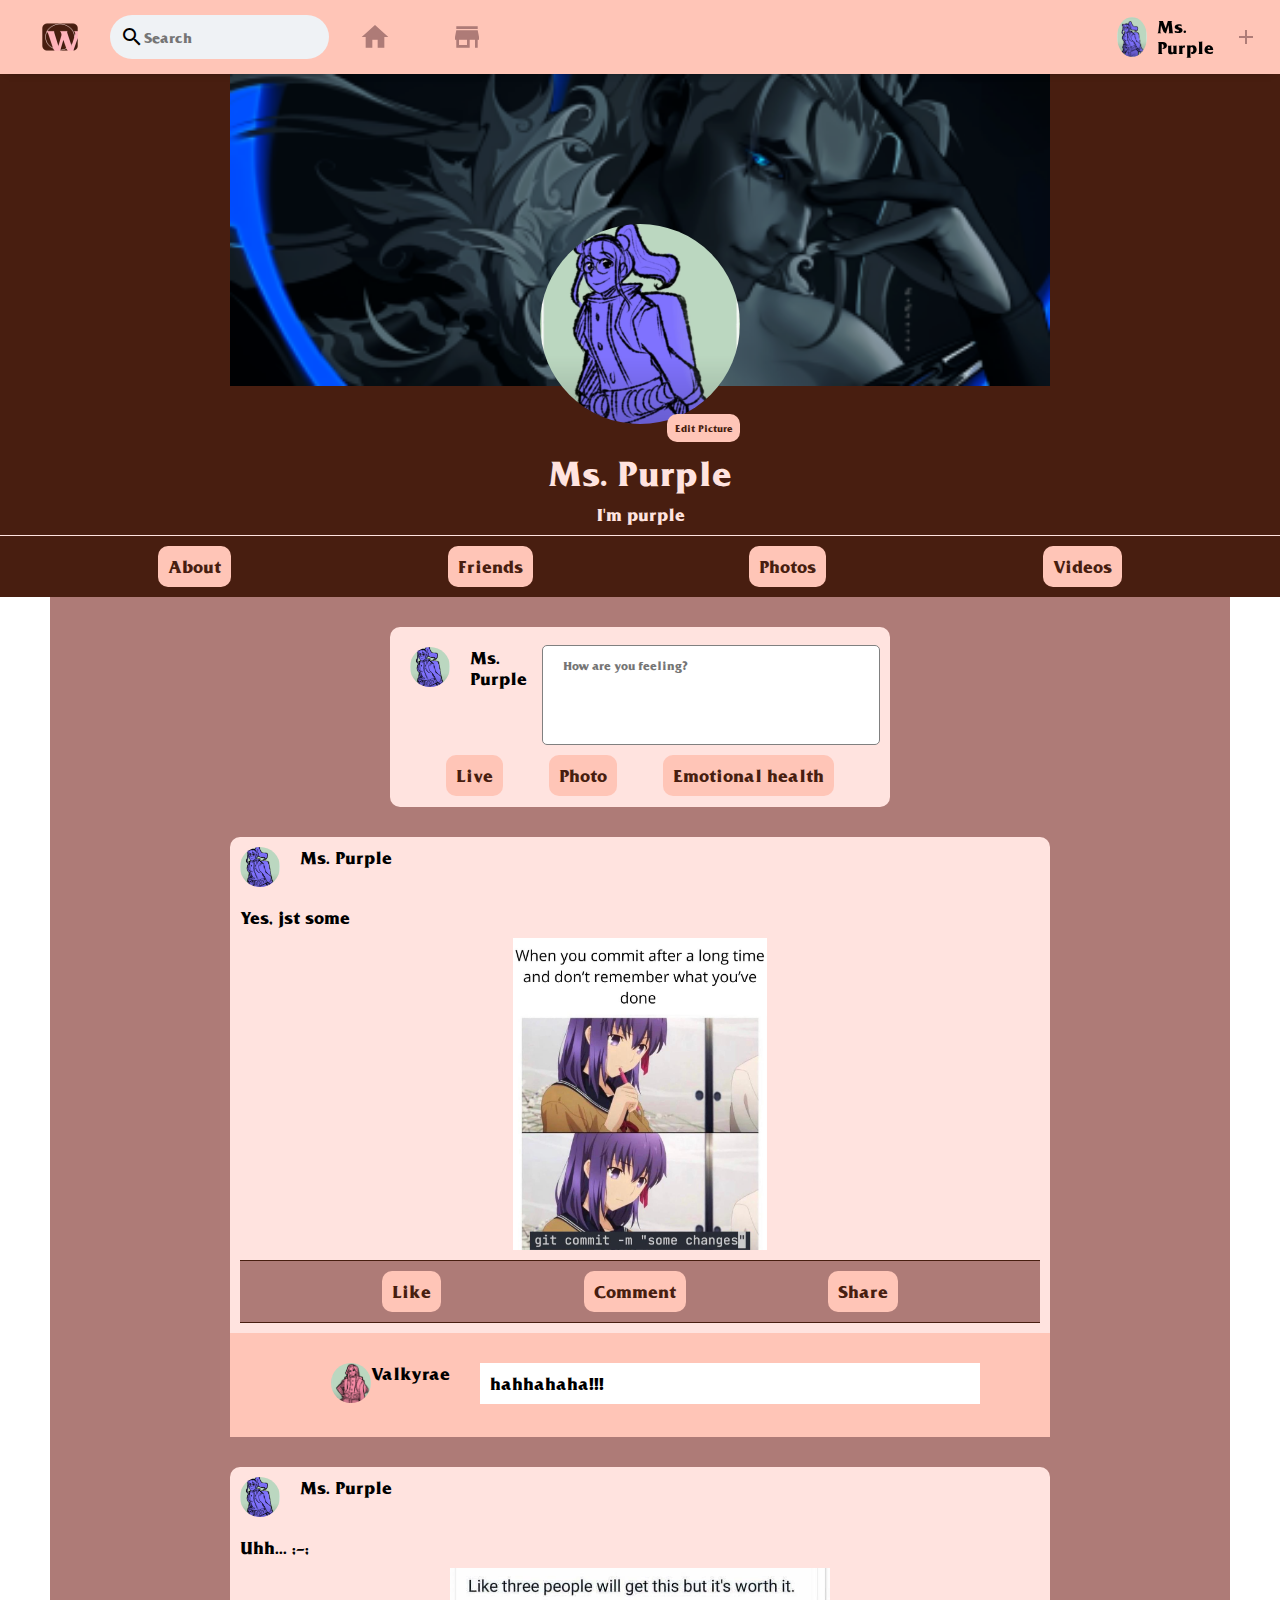
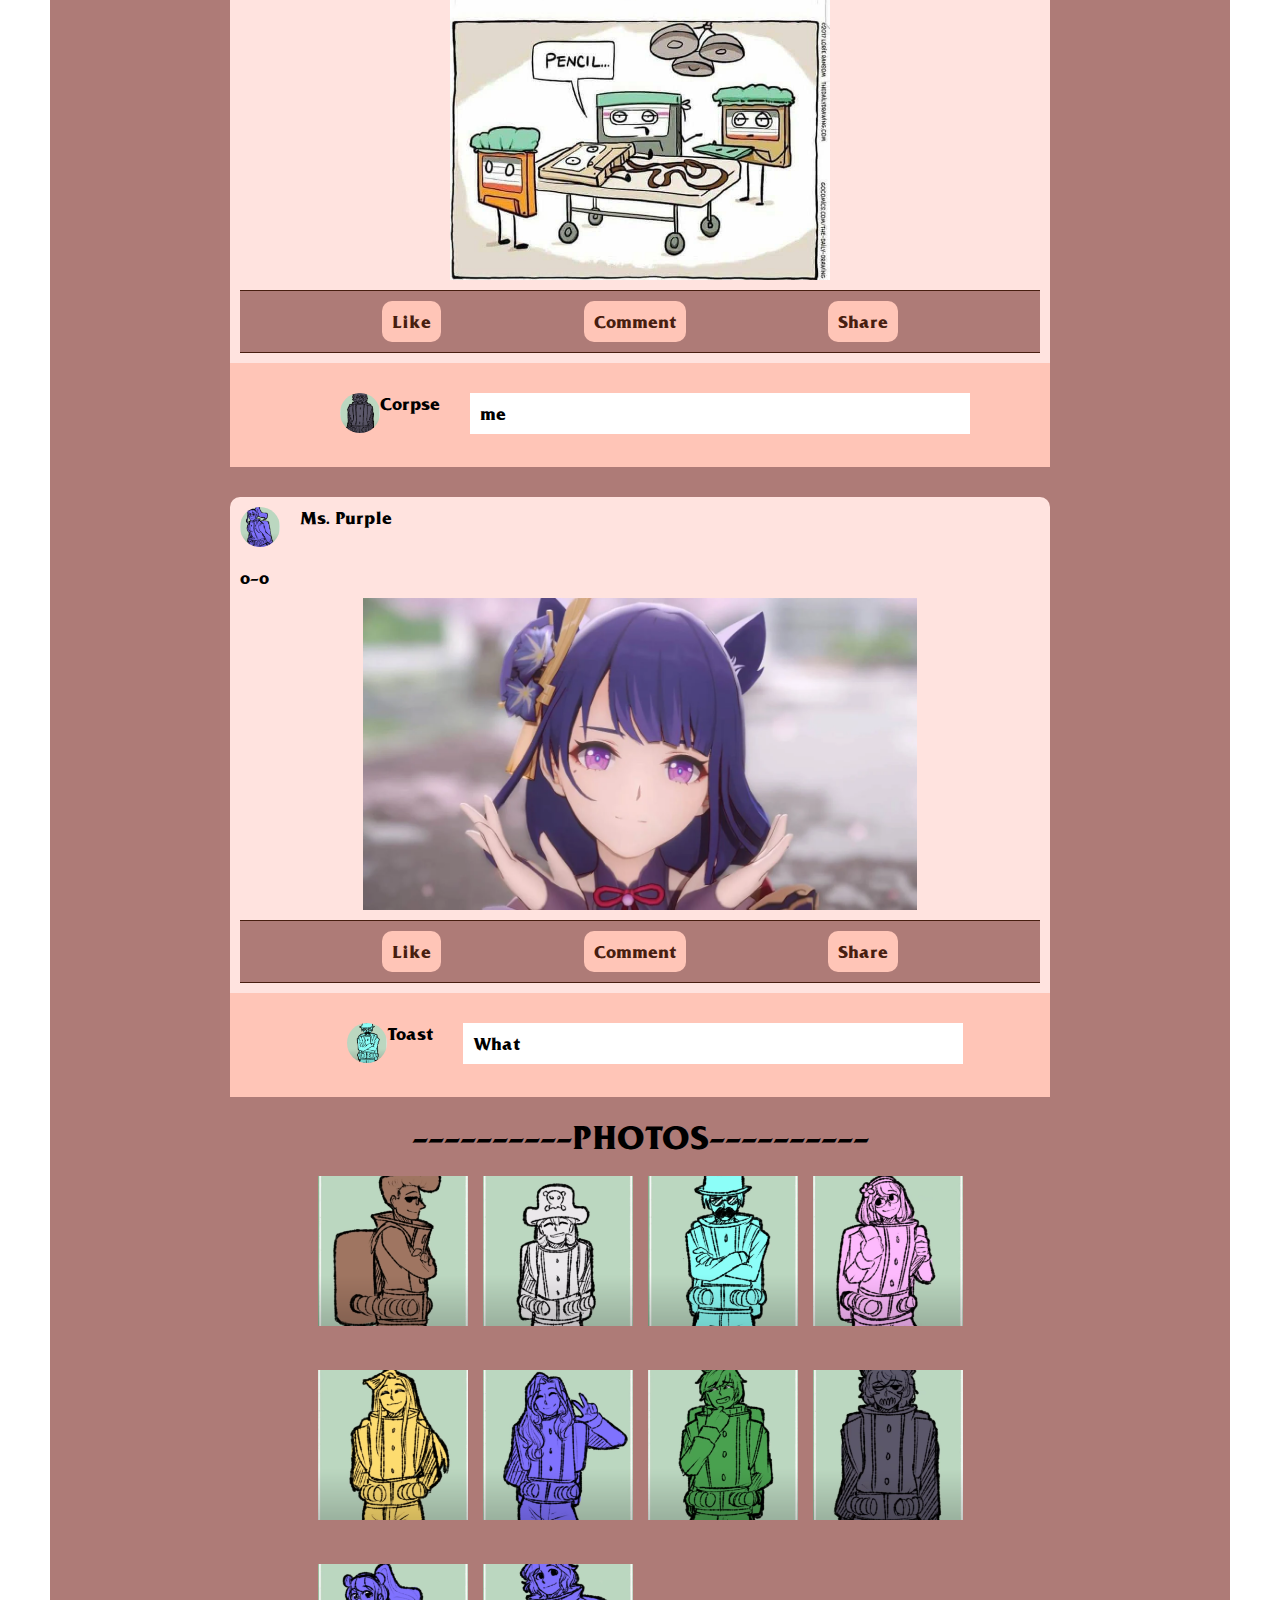
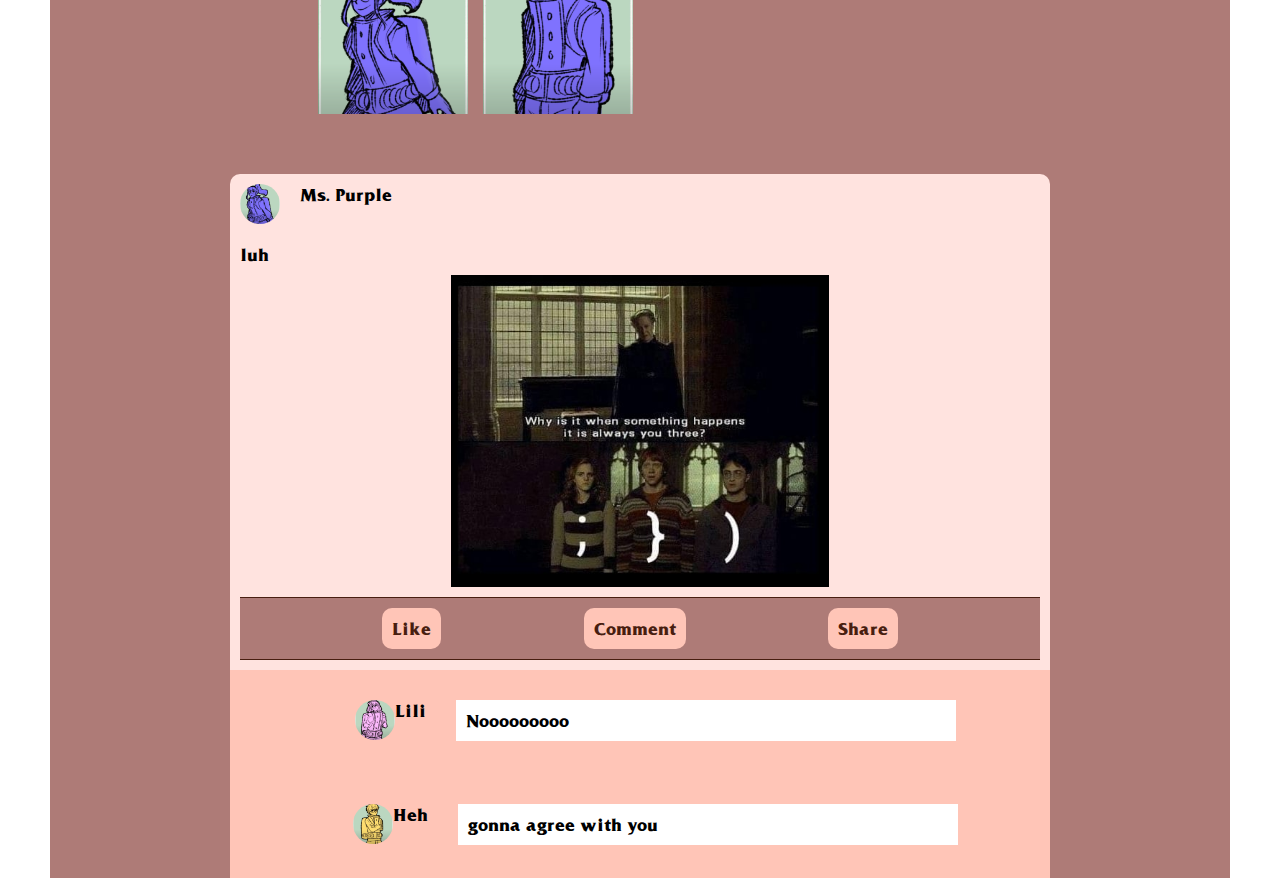
<file: profile2.html>
<!DOCTYPE html>
<html lang="en">
<head>
    <meta charset="UTF-8">
    <meta http-equiv="X-UA-Compatible" content="IE=edge">
    <meta name="viewport" content="width=device-width, initial-scale=1.0">
    <title>Wakaranai</title>
    <link rel="icon" href="/WakaranaiLogo/wakaranai.ico">
    <link type="text/css" rel="stylesheet" href="styleprofile.css" />
    <link href="https://fonts.googleapis.com/icon?family=Material+Icons" rel="stylesheet">

</head>


<body>
    <div class="header">
        <div class="header-left">
            <a href="/home.html"><img src="/logo/w logo.png" alt=""></a>
            <div class="header-input">
                <span class="material-icons"> search </span>
                <input type="text" placeholder="Search" />
            </div>
        </div>

        <div class="header-middle">
            <a href="/home.html">
                <div class="header-option">
                    <span class="material-icons"> home </span>
                </div>
            </a>
            <div class="header-option">
                <span class="material-icons"> storefront </span>
            </div>
            <a href="/stories.html">
                <div class="header-option">
                    <span class="material-icons"> auto_stories </span>
                </div>
            </a>
        </div>

        <div class="header-right">
            <div class="header-info">
                <a href="/profile2.html"> <img class="avatar" src="/images/purp1.png" alt="">
                <h4>Ms. Purple</h4> </a>
            </div>
            <span class="material-icons"> add </span>
            <span class="material-icons"> message </span>
            <span class="material-icons"> notifications </span>
            <span class="material-icons"> expand_more </span>
        </div>
    </div>
    <div id="wrapper">
        
<!-- CONTENT -->
<div id="content">
    <div class="container">
        <!-- HEADER CONTENT-->
        <div class="headercont">
            <div class="wallpapercont">
                <div class="wallpaper">         
                <img src="/images/sova.png">         
                    <div class="profilepic">
                        <img src="/images/purp1.png">
                        <div class="editprofilepic">
                            <button class="editbtn">Edit Picture</button>
                        </div>
                        
                    </div>
                </div>
                    
            </div>
            <div class="username"> <h1> Ms. Purple </h1></div>
            <div class="bio">I'm purple</div>    
            <div id="profilenavi">
                <div class="leftnavi">
                    <a href="/index.html"button class="navi">About</a>
                    <a href="/index.html"button class="navi">Friends</a>
                    <a href="/index.html"button class="navi">Photos</a>
                    <a href="/index.html"button class="navi">Videos</a>
                </div>
                    
                </div>
            </div>
    
        </div>
        <!-- POSTS-->
        <div id="postings">
            <div id="statusbox">
                <div class="statuscontent">
                    <div class="profilep">
                        <div class="profilepiccom"><img src="/images/purp1.png"></div>
                        <div class="text">Ms. Purple</div>
                        <textarea id="statustext" placeholder="How are you feeling?" name="status" rows="4" cols="50"></textarea>
                    </div>
                    
                    <div class="poststat">
                        <a href="/index.html"button class="navi">Live</a>
                        <a href="/index.html"button class="navi">Photo</a>
                        <a href="/health.html"button class="navi">Emotional health</a>
                    </div>
                </div>
            </div>

            <div id="statusbox1">
                <div id="statuspost">
                    <div class="profilep">
                        <div class="profilepiccom"><img src="/images/purp1.png"></div>
                        <div class="text">Ms. Purple</div>
                    </div>
                
                <div class="text">Yes, jst some</div>
                <div class="meme">
                    <img src="/images/somechanges.jpg">
                </div>
                <div class="reaction">
                    <a href="/index.html"button class="navi">Like</a>
                    <a href="/index.html"button class="navi">Comment</a>
                    <a href="/index.html"button class="navi">Share</a>
                </div>
                <div class="comment">
                    <div class="commenter">
                        <div class="profilepic2"><img src="/images/red.png"></div>
                        <div class="name">Valkyrae</div>
                    </div>
                    <div class="commentbox">
                        <div class="text">hahhahaha!!!</div>
                    </div>
                </div>
            </div>
            </div>

            <div id="statusbox1">
                <div id="statuspost">
                    <div class="profilep">
                        <div class="profilepiccom"><img src="/images/purp1.png"></div>
                        <div class="text">Ms. Purple</div>
                    </div>
                
                <div class="text">Uhh... ;-;</div>
                <div class="meme">
                    <img src="/images/operation.jpg">
                </div>
                <div class="reaction">
                    <a href="/index.html"button class="navi">Like</a>
                    <a href="/index.html"button class="navi">Comment</a>
                    <a href="/index.html"button class="navi">Share</a>
                </div>
                <div class="comment">
                    <div class="commenter">
                        <div class="profilepic2"><img src="/images/black.png"></div>
                        <div class="name">Corpse</div>
                    </div>
                    <div class="commentbox">
                        <div class="text">me</div>
                    </div>
                </div>
            </div>
            </div>

            <div id="statusbox1">
                <div id="statuspost">
                    <div class="profilep">
                        <div class="profilepiccom"><img src="/images/purp1.png"></div>
                        <div class="text">Ms. Purple</div>
                    </div>
                
                <div class="text">o-o</div>
                <div class="meme">
                    <img src="/images/Ei.webp">
                </div>
                <div class="reaction">
                    <a href="/index.html"button class="navi">Like</a>
                    <a href="/index.html"button class="navi">Comment</a>
                    <a href="/index.html"button class="navi">Share</a>
                </div>
                <div class="comment">
                    <div class="commenter">
                        <div class="profilepic2"><img src="/images/teal.png"></div>
                        <div class="name">Toast</div>
                    </div>
                    <div class="commentbox">
                        <div class="text">What</div>
                    </div>
                </div>
            </div>
            </div>

            <!-- PHOTOS -->
            <div id="photos">
                <div class="phototitle">----------PHOTOS----------</div>
                <div class="photos">
                    <div class="image"><img src="/images/brown.png"></div>
                    <div class="image"><img src="/images/white.png"></div>
                    <div class="image"><img src="/images/teal.png"></div>
                    <div class="image"><img src="/images/pink.png"></div>
                    <div class="image"><img src="/images/yellow.png"></div>
                    <div class="image"><img src="/images/purp3.png"></div>
                    <div class="image"><img src="/images/green.png"></div>
                    <div class="image"><img src="/images/black.png"></div>
                    <div class="image"><img src="/images/purp1.png"></div>
                    <div class="image"><img src="/images/purp2.png"></div>
                </div>
            </div>


            <!-- More post -->
            
            <div id="statusbox1">
                <div id="statuspost">
                    <div class="profilep">
                        <div class="profilepiccom"><img src="/images/purp1.png"></div>
                        <div class="text">Ms. Purple</div>
                    </div>
                
                <div class="text">luh</div>
                <div class="meme">
                    <img src="/images/error.jpg">
                </div>
                <div class="reaction">
                    <a href="/index.html"button class="navi">Like</a>
                    <a href="/index.html"button class="navi">Comment</a>
                    <a href="/index.html"button class="navi">Share</a>
                </div>
                <div class="comment">
                    <div class="commenter">
                        <div class="profilepic2"><img src="/images/pink.png"></div>
                        <div class="name">Lili</div>
                    </div>
                    <div class="commentbox">
                        <div class="text">Nooooooooo</div>
                    </div>
                </div>
                <div class="comment">
                    <div class="commenter">
                        <div class="profilepic2"><img src="/images/yellow1.png"></div>
                        <div class="name">Heh</div>
                    </div>
                    <div class="commentbox">
                        <div class="text">gonna agree with you</div>
                    </div>
                </div>
            </div>
            </div>





        </div>
    </div>

</div>


    </div>
</body>
</html>
</file>
<file: style.css>
@font-face {
	font-family: FrizQuadrata;
	src: url("/FrizQuadrataBold.otf");
}


*{
    box-sizing: border-box;
    padding: 0;
    margin: 0;
    scroll-behavior: smooth;
	font-family: FrizQuadrata;

}

.body{
	background-image: url("grid.png");
	height:750px;
	background-color: #ffe3df;
	
}
/* --------------------------------------------INDEX */
/* ---------------Header-------------- */
.header-base{
	width:100%;
	height:100%;
	top:0;
	background: #481e10
	
}
.header{
	display: flex;
	justify-content: center;
	height:100px;
	color: #ffe3df;
	align-items: center;
	font-size: 20px;
	
	
}

.loginbtn {
	border-radius: 10px;
    color: #481e10;
    background-color: #ffc5b7;
    padding:10px;
    border: none;
	margin-top: 10px;
	margin-bottom: 10px;
	text-align: center;
	font-size: 16px;
	display: inline-block;
	
}

.loginbtn:hover{color: #ae7b77;background-color: white; cursor: pointer;}



/* -----------------------------------BODY */

.container{
	background-color: #ae7b77;
	border:none;
	padding: 30px;
    margin: 10px; 
	display: flex;
	justify-content: center;
	
}

.headercont {
	color: #ffe3df;
	width: 600px;
	font-size: 20px;
	display: flex;
	flex-direction: column;
	justify-content: center;
	
	
}

.headerbod{
	display: flex;
	color: #481e10;
	font-size: 35px;
	padding-bottom: 50px;
}


#caption{
	
	font-size:20px;
	color:#481e10;
	
}

#createcap{
	
	font-size:30px;
	color:#000;
	font-weight:bold;
	height:75px;
	width:500px;
}

#capsub{
	left:750px;
	top:70px;
	font-size:18px;
	color:#000;
	height:50px;
	width:300px;
	margin-top: 10px;
}

#createacct{
	font-size:20px;
	width:450px;
	height:495px;
	display: flex;
	flex-direction: column;
	justify-content: center;
}
#namebox{
	width:200px;
	height:40px;
	border-radius:5px 5px 5px 5px;
	background:white;
	padding:10px;
	font-size:18px;
	margin-top:8px;
	border-width: 1px;
	border-style:solid;
	border-color: gray;
}
#emailbox{
	border-radius:5px;
	background:white;
	padding:10px;
	font-size:18px;
	margin-top:8px;
	border-width: 1px;
	border-style:solid;
	border-color: gray;
}



#sub{
	font-family:verdana;
	font-size:14px;
	color:#481e10
	
}

/* footer--------------------------------- */

.footerbase {
	width: 100%;
    height: 125px;
    display: flex;
    flex-direction: row;
    align-items: center;
    justify-content: space-evenly;
	bottom: 0;
    background-color: #ffe3df;
}


/* -------------------------------------------END OF INDEX */

/* responsive */

@media (max-width: 603px)  {
    .container{
		display: flex;
		flex-direction: column;
		justify-content: center;
		margin: 10px;
	}
}

@media (max-width: 591px)  {
    .headercont , #capsub{
		display: flex;
		flex-direction: column;
		justify-content: center;
		width: 100%;
		
	}
	#createacct {
		display: flex;
		flex-direction: column;
		justify-content: center;
		width: 100%;
	}
	.footerbase {
		font-size: 10px;
	}
}
</file>
<file: events.css>
*{
    margin: 0;
}

.header-left img{
    height: 40px;
    width: 80px;
    border-radius: 50%;
}

.avatar{
    border-radius: 50%;
    width: 40px;
    height: 40px;
}

.header{
    padding: 15px 20px;
    display: flex;
    justify-content: space-between;
    position: sticky;
    top: 0;
    background-color: #ffc5b7;
    z-index: 100;
    box-shadow: 0 5px 8px -9px rgba(0, 0, 0, 0.75);
}

.header-left{
    display: flex;
    align-items: center;
    justify-content: space-evenly;
}

.header-input{
    display: flex;
    align-items: center;
    background-color: #eff2f5;
    padding: 10px;
    margin-left: 10px;
    border-radius: 999px;
}

.header-input input{
    border: none;
    background-color: transparent;
    outline-width: 0;
}

.header-middle{
    display: flex;
    flex: 1;
    justify-content: center;
}

.header-option .material-icons{
    font-size: xx-large;
    color: #ae7b77;
}

.header-option:hover .material-icons{
    color: #2e81f4;
}

.header-option {
    display: flex;
    align-items: center;
    padding: 0 30px;
    cursor: pointer;
}

.header-option.active .material-icons{
    color: #2e81f4;
}

.header-option.active {
    border-bottom: 4px solid #2e81f4;
}

.header-option:hover {
    background-color: #eff2f5;
    border-radius: 10px;
    align-items: center;
    padding: 0 30px;
    border-bottom: none;
}

.header-info{
    display: flex;
    align-items: center;
}

.header-info h4{
    margin-left: 10px;
}

.header-right{
    display: flex;
    align-items: center;
}

.header-right .material-icons{
    color: #ae7b77;
    margin: 0 10px;
    cursor: pointer;
}

a {
    display: flex;
    align-items: center;
    text-decoration: none;
    color: black;
}

body{
    /* display: flex; */
    flex-direction: center;
    align-items: center;
    height: max-content;
    background-color: #fef9f6;

}

.event-container{
    background-color: #ffe3df;
    margin: auto;
    margin-top: 100px;
    margin-bottom: 100px;
    height: max-content;
    width: 140vh;
    padding: 50px;
    border-radius: 20px;
    box-shadow: 0 0 10px rgba(0, 0, 0, 0.1);
}

h1{
    font-size: 50px;
    padding-left: 5px;
    margin-bottom: 20px;
}

.button{
    font-size: 18px;
    background: #fef9f6;
    color: black;
    width: 160px;
    padding: 8px 12px;
    text-align: center;
    margin: 5px;
    text-decoration: none;
    border-radius: 10px;
    cursor: pointer;
    box-shadow: 0 0 10px rgba(0, 0, 0, 0.1);
}


.button :hover{
    opacity: 50%;
    color: black;
}

button :hover{
    opacity: 50%;
    color: black;
}

.image-container{
    margin-top: 40px;
    width: 100%;
    height: max-content;
    display: grid;
    grid-template-columns: 1fr 1fr;
    gap: 20px;
}

.box{
    display:table-column;
    background-color: white;
    /* background-color: white; */
    border-radius: 10px;
    height: 435px;
    width: 100%;
    box-shadow: 0 0 10px rgba(0, 0, 0, 0.1);
    
}
.box-img{
    border-radius: 10px;
    height: 60%;
    display: block;
}

.box-img img{
    height: 100%;
    width: 100%;
    border-start-start-radius: 10px;
    border-start-end-radius: 10px;
    object-fit: cover;
}

.time{

    font-size: 14px;
    color: black;
    margin-top: 15px;
    padding-left: 16px;
}

.title{
    color: black;
    margin-top: 1px;
    padding-left: 16px;
}

.status{
    color: gray;
    font-size: 14px;
    /* margin-top: 1px; */
    padding-left: 16px;

}

.keme{
    color: gray;
    font-size: 12px;
    margin-top: 1px;
    padding-left: 16px;

}

.interested{
    display: flex;
    flex-direction: center;
    align-items: center;
    margin-top: 15px;
    margin-left: 15px;
    margin-right: 15px;
    /* padding-left: 10px; */
}

button{
    font-size: 20px;
    background: #ffb2ba;
    color: white;
    width: 100%;
    padding: 8px 12px;
    text-align: center;
    border-radius: 10px;
    border: none;
    box-shadow: 0 0 7px rgba(0, 0, 0, 0.1);
}

.events-option{
    display: flex;
}

@media (max-width: 760px) {
    .sidebar {
        display: none;
    }

    .header-input input {
        display: none;
    }

    .header-middle {
        display: none;
    }

    .header-info {
        display: none;
    }

    .feed {
        margin-top: 20p;
        width: 100%;
        padding: 0;
    }
}

@media (min-width: 769px) and (max-width: 1440px) {
    .feed {
        width: 50%;
        padding: 10px 50px;
    }
}
</file>
<file: friends.css>
*{
    margin: 0;
}

.header-left img{
    height: 40px;
    width: 80px;
    border-radius: 50%;
}

.avatar{
    border-radius: 50%;
    width: 40px;
    height: 40px;
}

.header{
    padding: 15px 20px;
    display: flex;
    justify-content: space-between;
    position: sticky;
    top: 0;
    background-color: #ffc5b7;
    z-index: 100;
    box-shadow: 0 5px 8px -9px rgba(0, 0, 0, 0.75);
}

.header-left{
    display: flex;
    align-items: center;
    justify-content: space-evenly;
}

.header-input{
    display: flex;
    align-items: center;
    background-color: #eff2f5;
    padding: 10px;
    margin-left: 10px;
    border-radius: 999px;
}

.header-input input{
    border: none;
    background-color: transparent;
    outline-width: 0;
}

.header-middle{
    display: flex;
    flex: 1;
    justify-content: center;
}

.header-option .material-icons{
    font-size: xx-large;
    color: #ae7b77;
}

.header-option:hover .material-icons{
    color: #2e81f4;
}

.header-option {
    display: flex;
    align-items: center;
    padding: 0 30px;
    cursor: pointer;
}

.header-option:hover {
    background-color: #eff2f5;
    border-radius: 10px;
    align-items: center;
    padding: 0 30px;
    border-bottom: none;
}

.header-info{
    display: flex;
    align-items: center;
}

.header-info h4{
    margin-left: 10px;
}

.header-right{
    display: flex;
    align-items: center;
}

.header-right .material-icons{
    color: #ae7b77;
    margin: 0 10px;
    cursor: pointer;
}

.header-right :hover{
    background-color: lightgray;
    border-radius: 10px;
}

a {
    display: flex;
    align-items: center;
    text-decoration: none;
    color: black;
}
/* ------------------------------------------- */
.sidebar-row{
    display: flex;
    align-items: center;
    padding: 10px;
    cursor: pointer;
}

.sidebar-row:hover{
    background-color: lightgray;
    border-radius: 10px;
}

.sidebar-row h4 {
    margin-left: 20px;
    font-weight: 600;
}

.sidebar-row .material-icons{
    font-size: xx-large;
    color: #ae7b77;
}

.main-body {
    display: flex;
}

body{
    background-color: #ffe3df;
}

.feed{
    flex: 1;
    padding: 30px 100px;
    display: flex;
    flex-direction: column;
    justify-content: center;
    align-items: center;
}

.sidebar{
    padding: 25px 10px;
    flex: 0.33;
}
/* --------------------------------- */

.friends-img img {
    display: block;
    width:300px;
    height:300px;
    object-fit:cover;
}

.friends {
    display: flex;
    padding: 20px 20px;
    margin-left: 10px;
}

.friend-list {
    padding: 10px;
}

.friends-container {
    max-width: 100%;
    margin: 0 auto;
}

.friends-bottom {
    text-align: center;
}

.sidebar-row .avatar {
    width: 50px;
}

@media (max-width: 760px) {
    .sidebar {
        display: none;
    }

    .header-input input {
        display: none;
    }

    .header-middle {
        display: none;
    }

    .header-info {
        display: none;
    }

    .feed {
        margin-top: 20p;
        width: 100%;
        padding: 0;
    }
}

@media (min-width: 769px) and (max-width: 1440px) {
    .feed {
        width: 50%;
        padding: 10px 50px;
    }
}
</file>
<file: home.css>
*{
    margin: 0;
}

.header-left img{
    height: 40px;
    width: 80px;
    border-radius: 50%;
}

.avatar{
    border-radius: 50%;
    width: 40px;
    height: 40px;
}

.header{
    padding: 15px 20px;
    display: flex;
    justify-content: space-between;
    position: sticky;
    top: 0;
    background-color: #ffc5b7;
    z-index: 100;
    box-shadow: 0 5px 8px -9px rgba(0, 0, 0, 0.75);
}

.header-left{
    display: flex;
    align-items: center;
    justify-content: space-evenly;
}

.header-input{
    display: flex;
    align-items: center;
    background-color: #eff2f5;
    padding: 10px;
    margin-left: 10px;
    border-radius: 999px;
}

.header-input input{
    border: none;
    background-color: transparent;
    outline-width: 0;
}

.header-middle{
    display: flex;
    flex: 1;
    justify-content: center;
}

.header-option .material-icons{
    font-size: xx-large;
    color: #ae7b77;
}

.header-option:hover .material-icons{
    color: #2e81f4;
}

.header-option {
    display: flex;
    align-items: center;
    padding: 0 30px;
    cursor: pointer;
}

.header-option.active .material-icons{
    color: #2e81f4;
}

.header-option.active {
    border-bottom: 4px solid #2e81f4;
}

.header-option:hover {
    background-color: #eff2f5;
    border-radius: 10px;
    align-items: center;
    padding: 0 30px;
    border-bottom: none;
}

.header-info{
    display: flex;
    align-items: center;
}

.header-info h4{
    margin-left: 10px;
}

.header-right{
    display: flex;
    align-items: center;
}

.header-right .material-icons{
    color: #ae7b77;
    margin: 0 10px;
    cursor: pointer;
}

.header-right :hover{
    background-color: lightgray;
    border-radius: 10px;
}

a {
    display: flex;
    align-items: center;
    text-decoration: none;
    color: black;
}
/* ----------------------------------------------- */

.sidebar-row{
    display: flex;
    align-items: center;
    padding: 10px;
    cursor: pointer;
}

.sidebar-row:hover{
    background-color: lightgray;
    border-radius: 10px;
}

.sidebar-row h4 {
    margin-left: 20px;
    font-weight: 600;
}

.sidebar-row .material-icons{
    font-size: xx-large;
    color: #ae7b77;
}

.main-body {
    display: flex;
}

body{
    background-color: #ffe3df;
}

.feed{
    flex: 1;
    padding: 30px 100px;
    display: flex;
    flex-direction: column;
    justify-content: center;
    align-items: center;
}

.sidebar{
    padding: 25px 10px;
    flex: 0.33;
}
/* status */

.status{
    display: flex;
    margin-top: 30px;
    flex-direction: column;
    background-color: #fef9f6;
    border-radius: 15px;
    box-shadow: 0px 5px 7px -7px rgba(0, 0, 0, 0.75);
    width: 100%;
}

.status-top{
    display: flex;
    align-items: center;
    border-bottom: 1px solid #eff2f5;
    padding: 15px;
}

.status-top form {
    flex: 1;
    display: flex;
}

.status-top form input {
    flex: 1;
    outline-width: 0;
    border: none;
    padding: 15px 20px;
    margin: 0 10px;
    border-radius: 999px;
    background-color: #eff2f5;
}

.status-bottom {
    display: flex;
    justify-content: space-evenly;
}

.status-option {
    padding: 8px;
    display: flex;
    align-items: center;
    color: gray;
    margin: 5px;
}

.status-option h3 {
    font-size: medium;
    margin-left: 10px;
}

.status-option:hover {
    cursor: pointer;
    background-color: #eff2f5;
    border-radius: 20px;
}
/* post */

.post {
    width: 100%;
    margin-top: 15px;
    border-radius: 15px;
    background-color: #fef9f6;
    box-shadow: 0 5px 7px -7px rgba(0, 0, 0, 0.75);
}

.post-img img {
    width: 100%;
}

.post-top {
    display: flex;
    position: relative;
    align-items: center;
    padding: 15px;
}

.post-avatar {
    margin-right: 10px;
}

.post-top-info h3 {
    font-size: medium;
}

.post-top-info p {
    font-size: small;
    color: gray;
}

.post-bottom {
    margin-top: 10px;
    margin-bottom: 10px;
    padding: 15px 25px;
}

.post-options {
    padding-top: 10px;
    border-top: 1px solid lightgray;
    display: flex;
    justify-content: space-evenly;
    font-size: medium;
    color: gray;
    cursor: pointer;
    padding: 15px;
}

.post-option {
    display: flex;
    align-items: center;
    justify-content: center;
    padding: 5px;
    flex: 1;
}

.post-option p {
    margin-left: 10px;
}

.post-option:hover {
    background-color: #eff2f5;
    border-radius: 10px;
}

@media (max-width: 760px) {
    .sidebar {
        display: none;
    }

    .header-input input {
        display: none;
    }

    .header-middle {
        display: none;
    }

    .header-info {
        display: none;
    }

    .feed {
        margin-top: 20p;
        width: 100%;
        padding: 0;
    }
}

@media (min-width: 769px) and (max-width: 1440px) {
    .feed {
        width: 50%;
        padding: 10px 50px;
    }
}
</file>
<file: jobs.css>
*{
    margin: 0;
}

.header-left img{
    height: 40px;
    width: 80px;
    border-radius: 50%;
}

.avatar{
    border-radius: 50%;
    width: 40px;
    height: 40px;
}

.header{
    padding: 15px 20px;
    display: flex;
    justify-content: space-between;
    position: sticky;
    top: 0;
    background-color: #ffc5b7;
    z-index: 100;
    box-shadow: 0 5px 8px -9px rgba(0, 0, 0, 0.75);
}

.header-left{
    display: flex;
    align-items: center;
    justify-content: space-evenly;
}

.header-input{
    display: flex;
    align-items: center;
    background-color: #eff2f5;
    padding: 10px;
    margin-left: 10px;
    border-radius: 999px;
}

.header-input input{
    border: none;
    background-color: transparent;
    outline-width: 0;
}

.header-middle{
    display: flex;
    flex: 1;
    justify-content: center;
}

.header-option .material-icons{
    font-size: xx-large;
    color: #ae7b77;
}

.header-option:hover .material-icons{
    color: #2e81f4;
}

.header-option {
    display: flex;
    align-items: center;
    padding: 0 30px;
    cursor: pointer;
}

.header-option.active .material-icons{
    color: #2e81f4;
}

.header-option.active {
    border-bottom: 4px solid #2e81f4;
}

.header-option:hover {
    background-color: #eff2f5;
    border-radius: 10px;
    align-items: center;
    padding: 0 30px;
    border-bottom: none;
}

.header-info{
    display: flex;
    align-items: center;
}

.header-info h4{
    margin-left: 10px;
}

.header-right{
    display: flex;
    align-items: center;
}

.header-right .material-icons{
    color: #ae7b77;
    margin: 0 10px;
    cursor: pointer;
}

.header-right :hover{
    background-color: lightgray;
    border-radius: 10px;
}

a {
    display: flex;
    align-items: center;
    text-decoration: none;
    color: black;
}


body {
    font-family: 'Quicksand';
    background-color: #ffffff;
}

.navbar {
    width: 100%;
    height: 60px;
    background-color: #a9e4e7;
    position: fixed;
}

.navbar-container {
    align-items: center;
    display:flex;
    padding: 0 20px;
    height: 100%;
    flex-flow: row wrap;
    box-shadow: 1px 1px 2px #292a2e;
}

.social-list {
    display: flex;
    list-style: none;
}

.social-items img {
    height: 32px;
    padding: 2px 5px;
    display: flex;
}

.logo-container {
    display: flex;
    flex: 3.5;
    font-size: 18px;
    align-items: center;
    justify-content: start;
}

.logo-container h1 {
    padding: 2px 0px;
    color: #292a2e;
}

.logo-container a {
    text-decoration: none;
}

.social-container {
    flex: 2;
    display: flex;
    justify-content: center;
}

.menu-container {
    flex: 2;
    display: flex;
    align-items: center;
    justify-content: end;
}

.menu-list {
    display: flex;
    list-style: none;
    align-items: center;
    padding: 2px 0px;
}

.menu-list.active {
    font-weight: bold;
}

.menu-list a {
    text-decoration: none;
}

.menu-items {
    padding-left: 30px;
    color: #292a2e;
}

/* >>>>>>> Sidebar is here <<<<<<< */

.main-content {
    display: flex;
}

.side-content {
    width: 25%;
    height: 92%;
    display: flex;
    flex-direction: column;
    padding: 5px 0;
    margin: 5px 0;
    align-items: center;
    justify-content: space-around;
    box-shadow: 2px 2px 2px black;
    position: fixed;
}

.searchbox1 input {
    margin: 10px 0;
    padding: 10px 0;
    width: max-content;
    border-style: none;
    border-radius: 50px;
    background-color: #ffe3df;
    padding-left: 35px;
    margin-left: 0;
    margin-bottom: 0;
    padding-top: 10px;
}

.searchbox1 input::placeholder {
    padding-left: 5px;
}

.searchbox1 input:hover {
    background-color: #ae7b77;
}

.side-content > img {
    width: 20px;
    position: relative;
    right: 80px;
    bottom: 33px;
}

.side-content h1 {
    align-self: flex-start;
    padding: 0 2px;
    margin: 0 5px;
}

.side-content > h3 {
    font-size: 24px;
    padding: 5px;
}

button.place {
    font-size: 14px;
    font-weight: 600;
    background-color: transparent;
    border: none;
    border-radius: 40px;
    color: #481e10;
    padding: 5px;
}

button.place:hover {
    background-color: #ae7b77;
}

.min-max-parent {
    display: flex;
    justify-content: space-around;
    align-items: center;
}

.min-max {
    padding: 10px;
    margin: 5px 0;
    width: 30%;
    border-style: none;
    border-radius: 20px;
    background-color: #ffe3df;
    padding-left: 15px;
}

.min-max:hover {
    background-color: #ae7b77;
}

.subscribe-part {
    display: flex;
    justify-content: space-around;
    align-items: center;
    flex-direction: column;
    padding: 10px auto;
    margin: 20px auto;
    background-image: linear-gradient(to right, #ffb2ba, #ffc5b7, #ffe3df);
    height: 25vh;
    width: 95%;
    border-radius: 10px;
}

.subscribe-part button {
    padding: 10px;
    border-radius: 50px;
    width: 70%;
    font-size: 18px;
    border-style: none;
}

.subscribe-part button:hover {
    background-color: #ae7b77;
    cursor: pointer;
}

.settings img {
    background-color: #ffc5b7;
    border-radius: 50%;
    margin-bottom: 5px;
    height: 40px;
}

.settings img:hover{
    background-color: #ae7b77;
}

.side-content hr {
    width: 100%;
    box-shadow: 2px 2px 2px black;
}


/* >>>>>>> Contents on the Right Part <<<<<<< */

.right-content {
    width: 75%;
    height: 100%;
    padding: 10px 20px;
    margin: 10px 20px;
    margin-left: 361px;
}

.heading {
    margin-bottom: 10px;
    width: 100%;
    padding-left: 20px;
    border-radius: 5px;
}

.available-jobs {
    width: 80%;
    height: 60vh;
    background-image: linear-gradient(to right, #ffb2ba, #ffc5b7, #ffe3df);
    padding: 10px;
    display: flex;
    justify-content: space-around;
    flex-direction: column;
    border-radius: 10px 10px;
    align-items: center;
    margin: 20px 0;
    text-align: center;
}

.jobs {
    display: flex;
    justify-content: space-between;
    flex-direction: column;
    align-items: center;
}


.available-jobs h6 {
    font-size: 20px;
}

.apply button {
    padding: 10px;
    width: 30vh;
    border-radius: 10px 10px;
    border-style: none;
    font-size: 18px;
}

.apply button:hover {
    background-color: #ae7b77;
    cursor: pointer;
}

.create {
    display: flex;
    background-color: #ffc5b7;
    border-radius: 50px;
    width: 50px;
    height: 50px;
    justify-content: center;
    align-items: center;
    position: fixed;
    right: 35px;
    bottom: 20px;
}


.create:hover {
    background-color: #ae7b77;
}

@media (max-width: 760px) {
    .sidebar {
        display: none;
    }

    .header-input input {
        display: none;
    }

    .header-middle {
        display: none;
    }

    .header-info {
        display: none;
    }

    .feed {
        margin-top: 20p;
        width: 100%;
        padding: 0;
    }
}

@media (min-width: 769px) and (max-width: 1440px) {
    .feed {
        width: 50%;
        padding: 10px 50px;
    }
}

@media screen and (max-width: 1366px){
    .side-content > img {
        width: 20px;
        position: relative;
        right: 80px;
        bottom: 45px;
    }
}

@media screen and (max-width: 1089px){
    .side-content > img {
        width: 20px;
        position: relative;
        right: 80px;
        bottom: 45px;
    }
}

@media screen and (max-width: 1000px){
    .right-content {
        width: 75%;
        height: 100%;
        padding: 10px 20px;
        margin: 10px 20px;
        margin-left: 250px;
        margin-top: 70px;
    }    
}

@media screen and (max-width: 778px){
    .right-content {
        width: 75%;
        height: 100%;
        padding: 10px 20px;
        margin: 10px 20px;
        margin-left: 200px;
        margin-top: 70px;
    }
    
    .create {
        display: flex;
        background-color: #ffc5b7;
        border-radius: 50px;
        width: 50px;
        height: 50px;
        justify-content: center;
        align-items: center;
        position: fixed;
        right: 20px;
        bottom: 20px;
    }

    .settings img {
        background-color: #ffc5b7;
        border-radius: 50%;
        margin-bottom: 5px;
        height: 40px;
        position: relative;
        bottom: 10px;
    }

    .searchbox1 {
        display: flex;
        justify-content: center;
        width: 100%;
    }

    .searchbox1 input {
        margin: 10px 0;
        padding: 10px 0;
        width: 90%;
        border-style: none;
        border-radius: 50px;
        background-color: #ffe3df;
        padding-left: 35px;
        margin-left: 0;
        margin-bottom: 0;
        padding-top: 10px;
    }
    
    .side-content > img {
        width: 20px;
        position: relative;
        right: 65px;
        bottom: 45px;
    }

    .side-content h1 {
        width: 100%;
        font-size: 24px;
        text-align: center;
    }

    .subscribe-part {
        text-align: center;
    }
}

@media screen and (max-width: 660px) {
    .searchbox1 input::placeholder {
        padding-left: 0;
    }

    hr.line {
        display: none;
    }
    
    .subscribe-part button {
        padding: 5px;
        margin: 2px 0;
        border-radius: 50px;
        width: 70%;
        font-size: 18px;
        border-style: none;
    }

    .side-content h1 {
        width: 100%;
        font-size: 24px;
        text-align: center;
        display: none;
    }

    .min-max-parent {
        display: flex;
        justify-content: space-around;
        align-items: center;
        flex-direction: column;
    }

    .min-max {
        padding: 10px;
        margin: 5px 0;
        width: 30%;
        border-style: none;
        border-radius: 20px;
        background-color: #ffe3df;
        padding-left: 10px;
    }

    .right-content {
        width: 75%;
        height: 100%;
        padding: 10px 20px;
        margin: 10px 20px;
        margin-left: 150px;
        margin-top: 70px;
    }
    
    .searchbox1 input {
        margin: 10px 0;
        padding: 10px 0;
        width: 90%;
        border-style: none;
        border-radius: 50px;
        background-color: #ffe3df;
        padding-left: 30px;
        margin-left: 0;
        margin-bottom: 0;
        padding-top: 10px;
    }
    
    .side-content > img {
        width: 20px;
        position: relative;
        right: 58px;
        bottom: 45px;
    }

    .create {
        display: flex;
        background-color: #ffc5b7;
        border-radius: 50px;
        width: 50px;
        height: 50px;
        justify-content: center;
        align-items: center;
        position: fixed;
        right: 15px;
        bottom: 20px;
    }

}

@media screen and (max-width: 480px){
    .side-content {
        width: 25%;
        height: 100%;
        display: flex;
        flex-direction: column;
        padding: 5px 0;
        margin: 5px 0;
        align-items: center;
        justify-content: space-around;
        box-shadow: 2px 2px 2px black;
        margin-top: 60px;
        position: fixed;
    }

    .subscribe-part h2 {
        display: none;
    }

    hr.line {
        display: none;
    }

    .right-content {
        width: 75%;
        height: 100%;
        padding: 0 20px;
        margin: 0 20px;
        margin-left: 100px;
    }

    .create {
        display: flex;
        background-color: #ffc5b7;
        border-radius: 50px;
        width: 50px;
        height: 50px;
        justify-content: center;
        align-items: center;
        position: fixed;
        right: 11px;
        bottom: 20px;
    }

    .searchbox1 input {
        margin: 10px 0;
        padding: 10px 0;
        width: 90%;
        border-style: none;
        border-radius: 50px;
        background-color: #ffe3df;
        padding-left: 24px;
        margin-left: 0;
        margin-bottom: 0;
        padding-top: 10px;
        font-size: 12px;
    }

    .settings img {
        background-color: #ffc5b7;
        border-radius: 50%;
        margin-bottom: 5px;
        height: 40px;
        position: relative;
        left: 380px;
        bottom: 130px;
    }

    .side-content > img {
        width: 15px;
        position: relative;
        right: 40px;
        bottom: 47px;
    }

    .searchbox1 input::placeholder {
        color: transparent;
    }

    .min-max-parent {
        width: 100%;
        display: flex;
        justify-content: space-around;
        align-items: center;
        flex-direction: column;
    }

    .min-max {
        padding: 10px;
        margin: 5px 0;
        width: 50%;
        border-style: none;
        border-radius: 20px;
        background-color: #ffe3df;
        padding-left: 10px;
    }

    .side-content h1 {
        text-align: center;
        font-size: 18px;
    }

    .subscribe-part button {
        font-size: 12px;
    }
}
</file>
<file: styleprofile.css>
*{
    margin: 0;
    box-sizing: border-box;
}

.header-left img{
    height: 40px;
    width: 80px;
    border-radius: 50%;
}

.avatar{
    border-radius: 50%;
    width: 40px;
    height: 40px;
}

.header{
    padding: 15px 20px;
    display: flex;
    justify-content: space-between;
    position: sticky;
    top: 0;
    background-color: #ffc5b7;
    z-index: 100;
    box-shadow: 0 5px 8px -9px rgba(0, 0, 0, 0.75);
}

.header-left{
    display: flex;
    align-items: center;
    justify-content: space-evenly;
}

.header-input{
    display: flex;
    align-items: center;
    background-color: #eff2f5;
    padding: 10px;
    margin-left: 10px;
    border-radius: 999px;
}

.header-input input{
    border: none;
    background-color: transparent;
    outline-width: 0;
}

.header-middle{
    display: flex;
    flex: 1;
    justify-content: center;
}

.header-option .material-icons{
    font-size: xx-large;
    color: #ae7b77;
}

.header-option:hover .material-icons{
    color: #2e81f4;
}

.header-option {
    display: flex;
    align-items: center;
    padding: 0 30px;
    cursor: pointer;
}

.header-option.active .material-icons{
    color: #2e81f4;
}

.header-option.active {
    border-bottom: 4px solid #2e81f4;
}

.header-option:hover {
    background-color: #eff2f5;
    border-radius: 10px;
    align-items: center;
    padding: 0 30px;
    border-bottom: none;
}

.header-info{
    display: flex;
    align-items: center;
}

.header-info h4{
    margin-left: 10px;
}

.header-right{
    display: flex;
    align-items: center;
}

.header-right .material-icons{
    color: #ae7b77;
    margin: 0 10px;
    cursor: pointer;
}

.header-right :hover{
    background-color: lightgray;
    border-radius: 10px;
}

a {
    display: flex;
    align-items: center;
    text-decoration: none;
    color: black;
}

@font-face {
	font-family: FrizQuadrata;
	src: url("/FrizQuadrataBold.otf");
}

*{
    box-sizing: border-box;
    padding: 0;
    margin: 0;
    scroll-behavior: smooth;
	font-family: FrizQuadrata;

}

.body{
	height:750px;
	background-color: #ffe3df;
	
}



/* CONTENT */
.headercont {
    display: flex;
    flex-direction: column;
    justify-content: center;
    background-color: #481e10;
}


.container {
    display: flex;
    flex-direction: column;
    justify-content: center;
}


.wallpapercont, .wallpaper{
    display: flex;
    justify-content: center;
    
}

.wallpaper img {
    width: 820px;
    height: 312px;
    object-fit: cover;
    position: absolute;
}

.profilepic {
    display: flex;
    flex-direction: column;
    justify-content: end;
    margin-top: 150px;
}

.profilepic img {
    position: relative;
    object-fit: cover;
    width: 200px;
    height: 200px;
    overflow: hidden;
    border-radius: 50%;
    
    
}



.editprofilepic{
    display: flex;
    position: relative;
    justify-content: end;

}
.editbtn {
    border-radius: 10px;
    color: #481e10;
    background-color: #ffc5b7;
    padding:8px;
    border: none;
	margin-top: -10px;
	margin-bottom: 10px;
	text-align: center;
	font-size: 9px;
	display: inline-block;
    position: relative;
}

.editbtn:hover {color:#ffe3df; cursor: pointer;}

.username, .bio {
    display: flex;
    justify-content: center;
    color:#ffe3df;
    
}

.bio {
    padding: 10px;
}
/* NAVI */

/* LEFT NAVI */
.leftnavi {
    display: flex;
    justify-content: space-around;
    align-items: center;
    padding-left: 50px;
    padding-right: 50px;
    border-top: 1px solid #ffe3df;
}

.navi {
    border-radius: 10px;
    color: #481e10;
    background-color: #ffc5b7;
    padding:10px;
    border: none;
	margin-top: 10px;
	margin-bottom: 10px;
	text-align: center;
	font-size: 16px;
	display: inline-block;
    
}

.navi:hover{color: #ae7b77;background-color: white; cursor: pointer;}


 /* ==============POSTS================== */

 #postings {
     background-color: #ae7b77;
     display: flex;
     flex-direction: column;
     margin-left: 50px;
     margin-right: 50px;
     
     align-items: center;
 }

#statusbox {
    height: 180px;
    width: 500px;
    background-color: #ffe3df;
    border-radius: 10px;
    margin-top: 30px;

}

#statusbox1 {
    flex:inherit;
    background-color: #ffe3df;
    border-radius: 10px;
    margin-top: 30px;

}

.profilepiccom {
    display: flex;
    position: relative;
    justify-content: start;
    margin: 10px;
}

.profilepiccom img {
    object-fit: cover;
    width: 40px;
    height: 40px;
    overflow: hidden;
    border-radius: 50%;
    
}

.profilep {
    display: flex;
    
}

.text {
    display: flex;
    position: relative;
    justify-content: start;
    margin: 10px;
}

#statustext{
    resize: none;
    box-sizing: border-box ;
    height:100px;
    width: 100%;
	border-radius:5px;
	background:white;
	padding:12px 20px;
	font-size:11px;
	margin-top:8px;
	border-width: 1px;
	border-style:solid;
	border-color: gray;
    display: flex;
    justify-content: center;
}

.poststat {
    display: flex;
    justify-content: space-evenly;
}

.statuscontent {
    margin:10px
}


/* POST */

.meme {
    display: flex;
    justify-content: center;
    
}
.meme img{
    width: 820px;
    height: 312px;
    object-fit: scale-down;
    
}

.reaction {
    display: flex;
    justify-content: space-evenly;
    border-top: 1px solid #481e10;
    border-bottom: 1px solid #481e10;
    margin: 10px;
    background-color: #ae7b77;
}

.comment {
    display: flex;
    justify-content: center;
    background-color: #ffc5b7;
    height: 100%;
    width: 100%;
}

.commenter {
    display: flex;
    position: relative;
    justify-content: start;
    margin: 30px;
}


.profilepic2 img {
    object-fit: cover;
    width: 40px;
    height: 40px;
    overflow: hidden;
    border-radius: 50%;
    
}

.commentbox {
    display: flex;
    justify-content: start;
    background-color: white;
    width: 500px;
    height: 100%;
    margin-top: 30px;
}


.photos {
    margin-top: 10px;
    display: grid;
    grid-template-columns: repeat(4, 1fr);
    grid-template-rows: repeat(3, 14vw);
    grid-gap: 15px;
    
}

.phototitle {
    display: flex;
    justify-content: center;
    margin-top: 20px;
    margin-bottom: 20px;
    font-size: 30px;
}



.photos img {
    width: 200px;
    height: 200px;
    object-fit: cover;
    
}


/* RESPONSIVENESS */

@media only screen and (max-width:920px) {
    #statusbox1{
        width: 100%;
    }
    .meme img{
        width: 100%;
    }
    
    #statusbox{
        height: 100%;
    }
    
    .commenter {
        margin-right: 50px;
    }
    
    #postings{
        margin-left: 10px;
        margin-right: 10px;
    }
    .commentbox {
        margin-right: 20px;
        }

    
}

@media only screen and (max-width:600px){
    #statusbox {
        width: 100%;
    }

    
    
}


@media only screen and (max-width:1324px) {
    .photos{
    flex-shrink: calc();

    }
    .photos img {
        width: 150px;
        height: 150px;
        object-fit: cover;
    }

}
@media only screen and (max-width:978px){
    .photos{
        flex-shrink: calc();
    
    }
        .photos img {
        width: 100px;
        height: 100px;
        object-fit: cover;
        }

        .phototitle {
            font-size: 20px;
        }

@media only screen and (max-width:619px){
    
    .photos{
        flex-shrink: calc();
    
    }
        .photos img {
        width: 100%;
        height: 70px;
        object-fit: cover;
        }

    }

@media only screen and (max-width:375px){
    
    .photos{
        flex-shrink: calc();
    
    }
        .photos img {
        width: 100%;
        height: 70px;
        object-fit: cover;
        }

    }

/* HEADER */

}

@media (max-width: 760px) {
    .sidebar {
        display: none;
    }

    .header-input input {
        display: none;
    }

    .header-middle {
        display: none;
    }

    .header-info {
        display: none;
    }

    .feed {
        margin-top: 20p;
        width: 100%;
        padding: 0;
    }
}

@media (min-width: 769px) and (max-width: 1440px) {
    .feed {
        width: 50%;
        padding: 10px 50px;
    }
}
</file>
